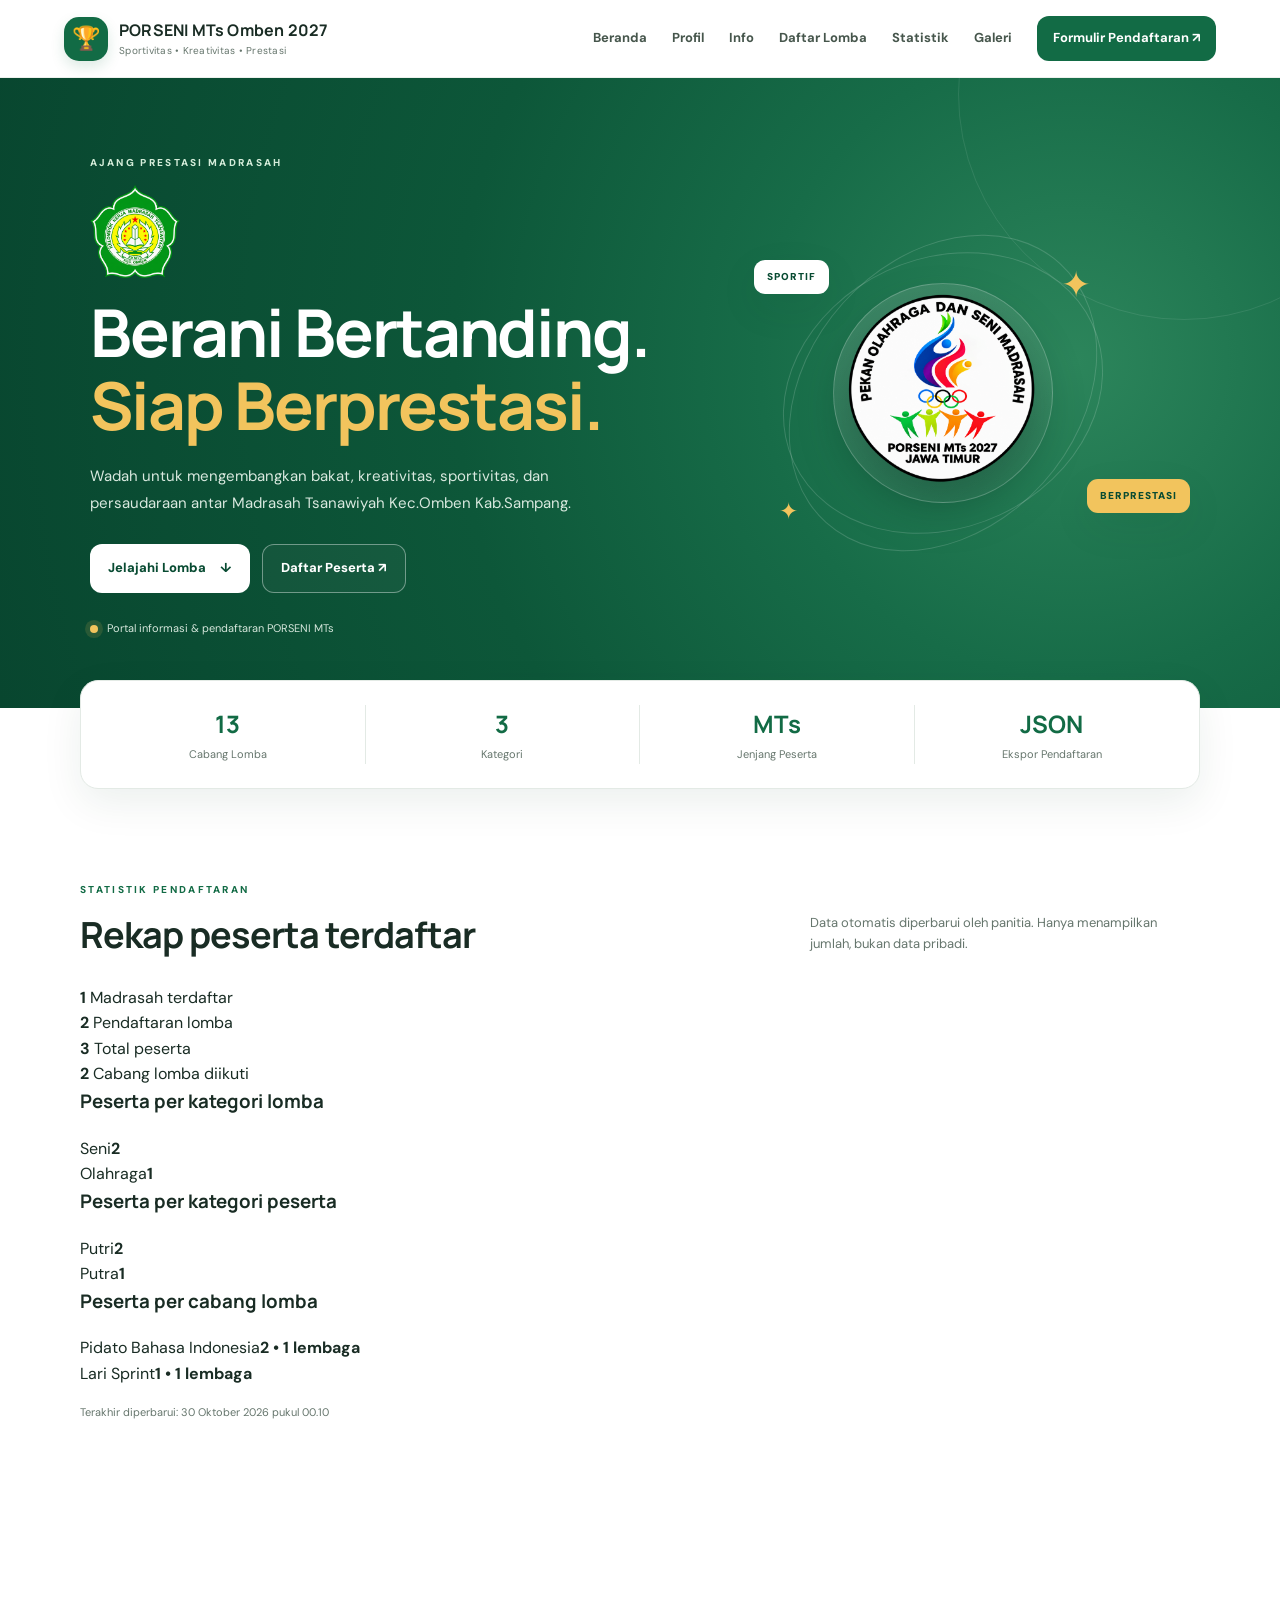
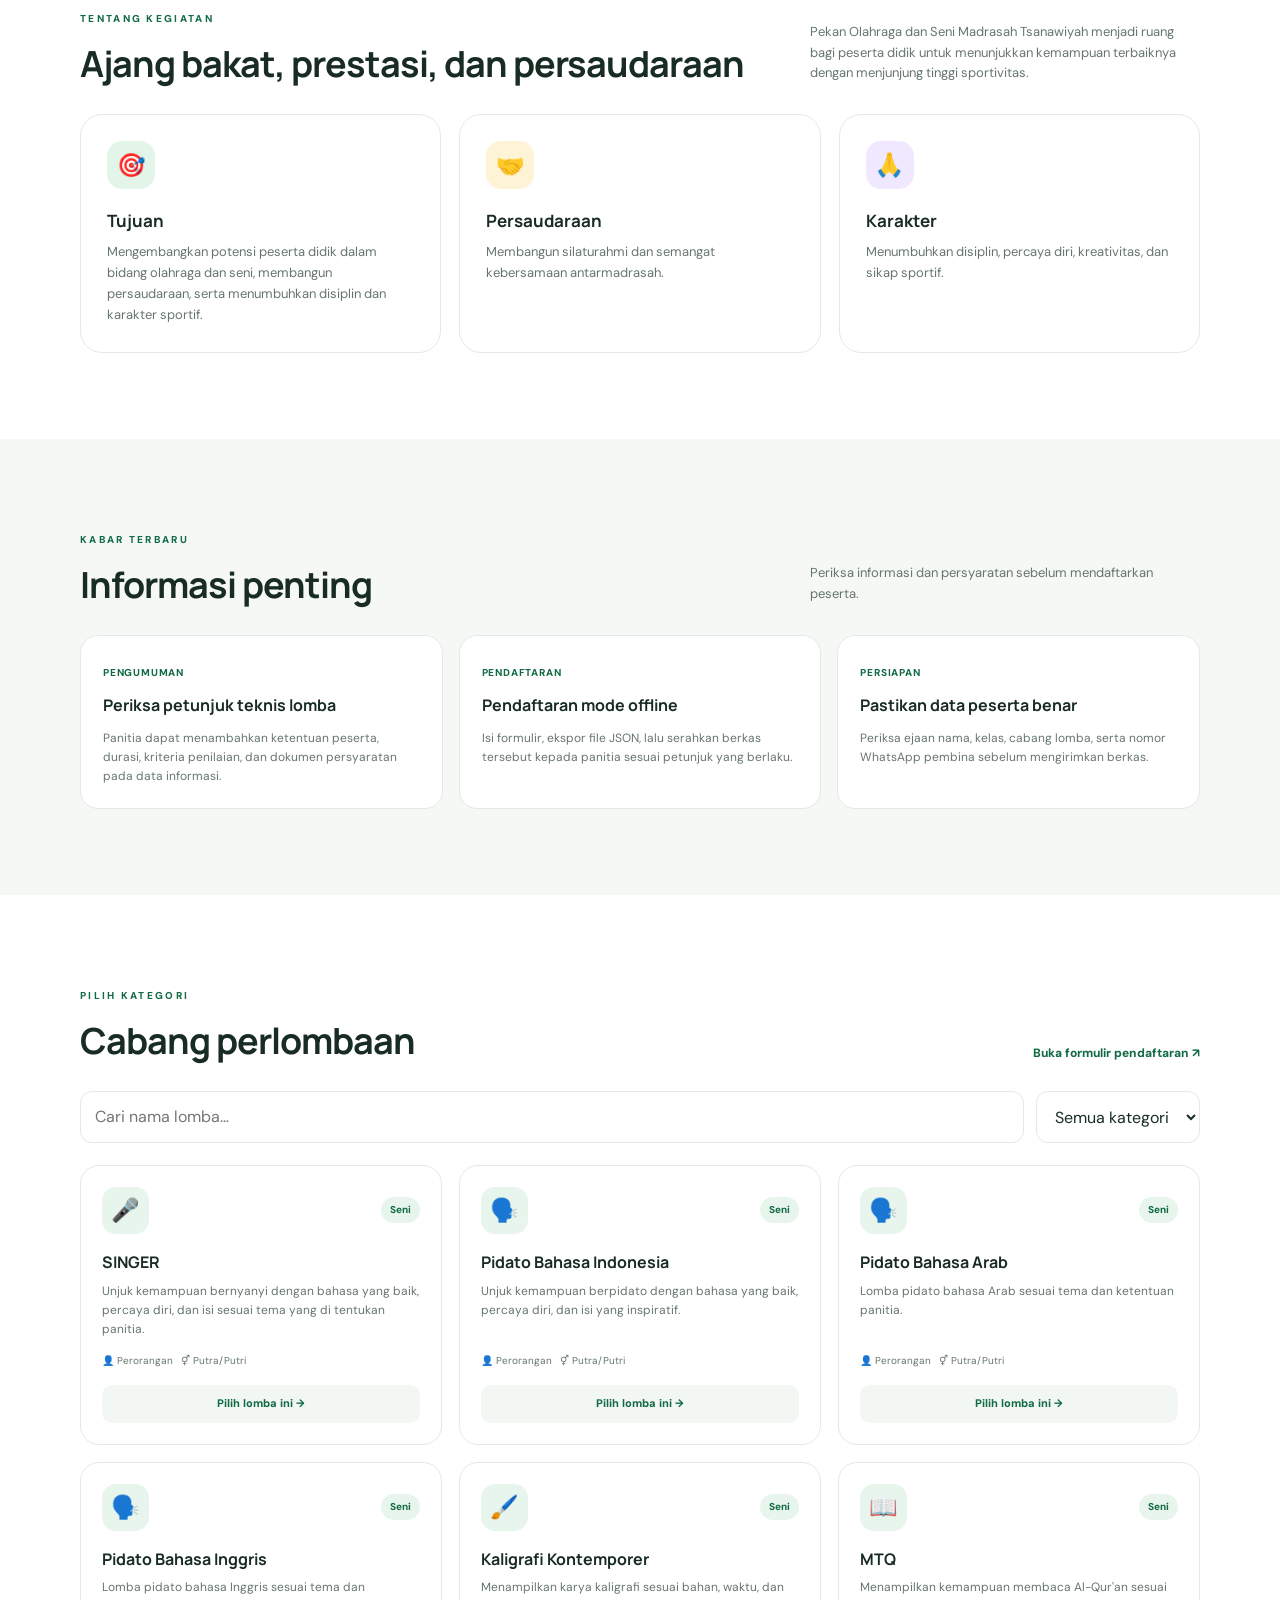
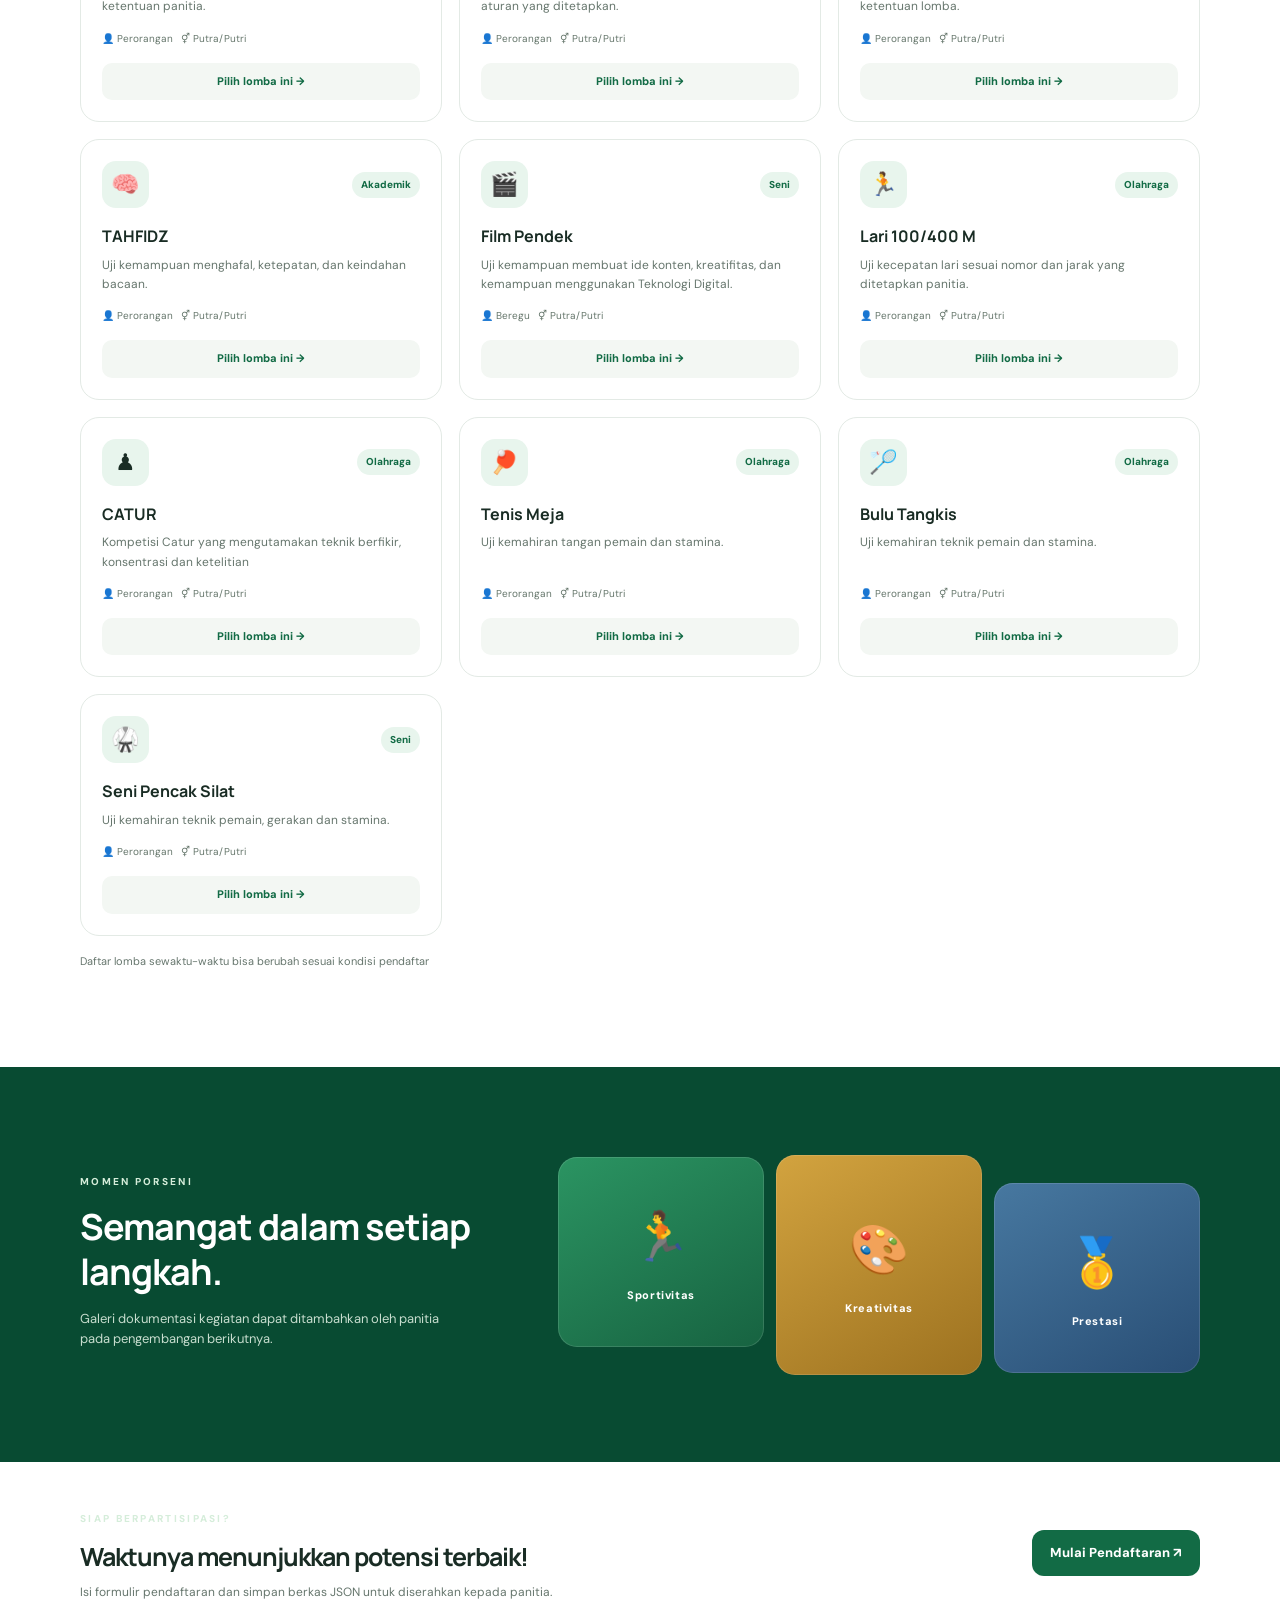
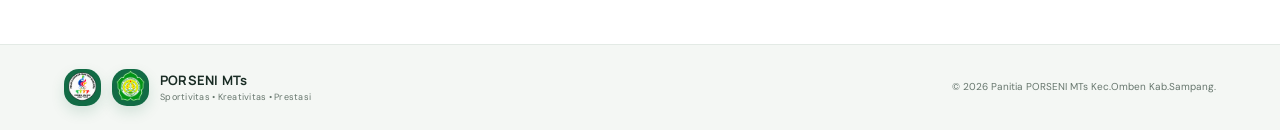
<file: index.html>
<!DOCTYPE html>
<html lang="id">
<head>
  <meta charset="UTF-8">
  <meta name="viewport" content="width=device-width, initial-scale=1">
  <meta name="theme-color" content="#126b45">
  <title>PORSENI MTs | Portal Resmi</title>
  <link rel="icon" type="image/png" href="kkmts.png">
  <link rel="stylesheet" href="style.css">
</head>
<body>
<header class="site-header">
  <a class="brand" href="#beranda" aria-label="PORSENI MTs Beranda">
    <span class="brand-mark">🏆</span>
    <span><b>PORSENI MTs Omben 2027</b><small>Sportivitas • Kreativitas • Prestasi</small></span>
  </a>
  <button class="menu-toggle" id="menuToggle" aria-label="Buka menu">☰</button>
  <nav id="mainNav">
    <a href="#beranda">Beranda</a><a href="#profil">Profil</a><a href="#informasi">Info</a>
    <a href="#lomba">Daftar Lomba</a><a href="#statistik-pendaftaran">Statistik</a><a href="#galeri">Galeri</a><a class="nav-cta" href="pendaftaran.html">Formulir Pendaftaran ↗</a>
  </nav>
</header>

<main>
  <section class="hero" id="beranda">
    <div class="hero-content">
      <span class="eyebrow">AJANG PRESTASI MADRASAH</span>
      <div class=""><img src="kkmts.png" width="15%"></div><h1>Berani Bertanding.<br><em>Siap Berprestasi.</em></h1>
      <p>Wadah untuk mengembangkan bakat, kreativitas, sportivitas, dan persaudaraan antar Madrasah Tsanawiyah Kec.Omben Kab.Sampang.</p>
      <div class="hero-actions"><a class="btn btn-light" href="#lomba">Jelajahi Lomba <span>↓</span></a><a class="btn btn-outline" href="pendaftaran.html">Daftar Peserta ↗</a></div>
      <div class="hero-note"><span class="live-dot"></span> Portal informasi & pendaftaran PORSENI MTs</div>
    </div>
    <div class="hero-art" aria-hidden="true">
      <div class="orbit orbit-one"></div><div class="orbit orbit-two"></div>
      <div class="trophy"><img src="Porseni MTs.png" width="90%"></div><div class="art-tag tag-one">SPORTIF</div><div class="art-tag tag-two">BERPRESTASI</div>
      <div class="art-star star-one">✦</div><div class="art-star star-two">✦</div>
    </div>
  </section>

  <section class="stats section-wrap">
    <div class="stat"><strong id="statLomba">—</strong><span>Cabang Lomba</span></div>
    <div class="stat"><strong id="statKategori">—</strong><span>Kategori</span></div>
    <div class="stat"><strong>MTs</strong><span>Jenjang Peserta</span></div>
    <div class="stat"><strong>JSON</strong><span>Ekspor Pendaftaran</span></div>
  </section>

  <section class="section section-wrap" id="statistik-pendaftaran">
    <div class="section-heading">
      <div><span class="eyebrow dark">STATISTIK PENDAFTARAN</span><h2>Rekap peserta terdaftar</h2></div>
      <p>Data otomatis diperbarui <!-- dari file <code>data/rekap.json</code> yang diekspor --> oleh panitia. Hanya menampilkan jumlah, bukan data pribadi.</p>
    </div>
    <div id="statistikWrap"><div class="empty-state">Memuat data pendaftaran…</div></div>
  </section>

  <section class="section section-wrap" id="profil">
    <div class="section-heading"><div><span class="eyebrow dark">TENTANG KEGIATAN</span><h2>Ajang bakat, prestasi, dan persaudaraan</h2></div><p id="profilRingkas">PORSENI menjadi ruang bagi peserta didik untuk menunjukkan kemampuan terbaiknya dengan menjunjung tinggi sportivitas.</p></div>
    <div class="feature-grid">
      <article class="feature-card"><span class="feature-icon green">🎯</span><h3>Tujuan</h3><p id="profilTujuan">Mengembangkan potensi peserta didik dalam bidang olahraga dan seni.</p></article>
      <article class="feature-card"><span class="feature-icon gold">🤝</span><h3>Persaudaraan</h3><p>Membangun silaturahmi dan semangat kebersamaan antarmadrasah.</p></article>
      <article class="feature-card"><span class="feature-icon purple">🙏</span><h3>Karakter</h3><p>Menumbuhkan disiplin, percaya diri, kreativitas, dan sikap sportif.</p></article>
    </div>
  </section>

  <section class="section tint" id="informasi">
    <div class="section-wrap">
      <div class="section-heading"><div><span class="eyebrow dark">KABAR TERBARU</span><h2>Informasi penting</h2></div><p>Periksa informasi dan persyaratan sebelum mendaftarkan peserta.</p></div>
      <div id="infoList" class="info-grid"><div class="empty-state">Memuat informasi…</div></div>
    </div>
  </section>

  <section class="section section-wrap" id="lomba">
    <div class="section-heading"><div><span class="eyebrow dark">PILIH KATEGORI</span><h2>Cabang perlombaan</h2></div><a class="text-link" href="pendaftaran.html">Buka formulir pendaftaran ↗</a></div>
    <div class="filter-row"><input id="searchLomba" type="search" placeholder="Cari nama lomba…" aria-label="Cari lomba"><select id="filterKategori" aria-label="Filter kategori"><option value="">Semua kategori</option></select></div>
    <div id="lombaGrid" class="competition-grid"><div class="empty-state">Memuat daftar lomba…</div></div>
    <p class="small-note">Daftar lomba sewaktu-waktu bisa berubah sesuai kondisi pendaftar <!-- contoh dapat diubah melalui file <code>data/lomba.json</code>. --> </p>
  </section>

  <section class="section gallery-section" id="galeri">
    <div class="section-wrap gallery-inner"><div><span class="eyebrow">MOMEN PORSENI</span><h2>Semangat dalam setiap langkah.</h2><p>Galeri dokumentasi kegiatan dapat ditambahkan oleh panitia pada pengembangan berikutnya.</p></div><div class="gallery-tiles"><div class="gallery-tile tile-a">🏃<span>Sportivitas</span></div><div class="gallery-tile tile-b">🎨<span>Kreativitas</span></div><div class="gallery-tile tile-c">🥇<span>Prestasi</span></div></div></div>
  </section>

  <section class="cta-section section-wrap"><div><span class="eyebrow">SIAP BERPARTISIPASI?</span><h2>Waktunya menunjukkan potensi terbaik!</h2><p>Isi formulir pendaftaran dan simpan berkas JSON untuk diserahkan kepada panitia.</p></div><a class="btn btn-green" href="pendaftaran.html">Mulai Pendaftaran ↗</a></section>
</main>
<footer class="site-footer"><div class="brand footer-brand"><span class="brand-mark"><img src="Porseni MTs.png" width="80%"></span><span class="brand-mark"><img src="kkmts.png" width="80%"></span><span><b>PORSENI MTs</b><small>Sportivitas • Kreativitas • Prestasi</small></span></div><p>© <span id="year"></span> Panitia PORSENI MTs Kec.Omben Kab.Sampang.</p></footer>
<script src="app.js"></script>
</body>
</html>
</file>
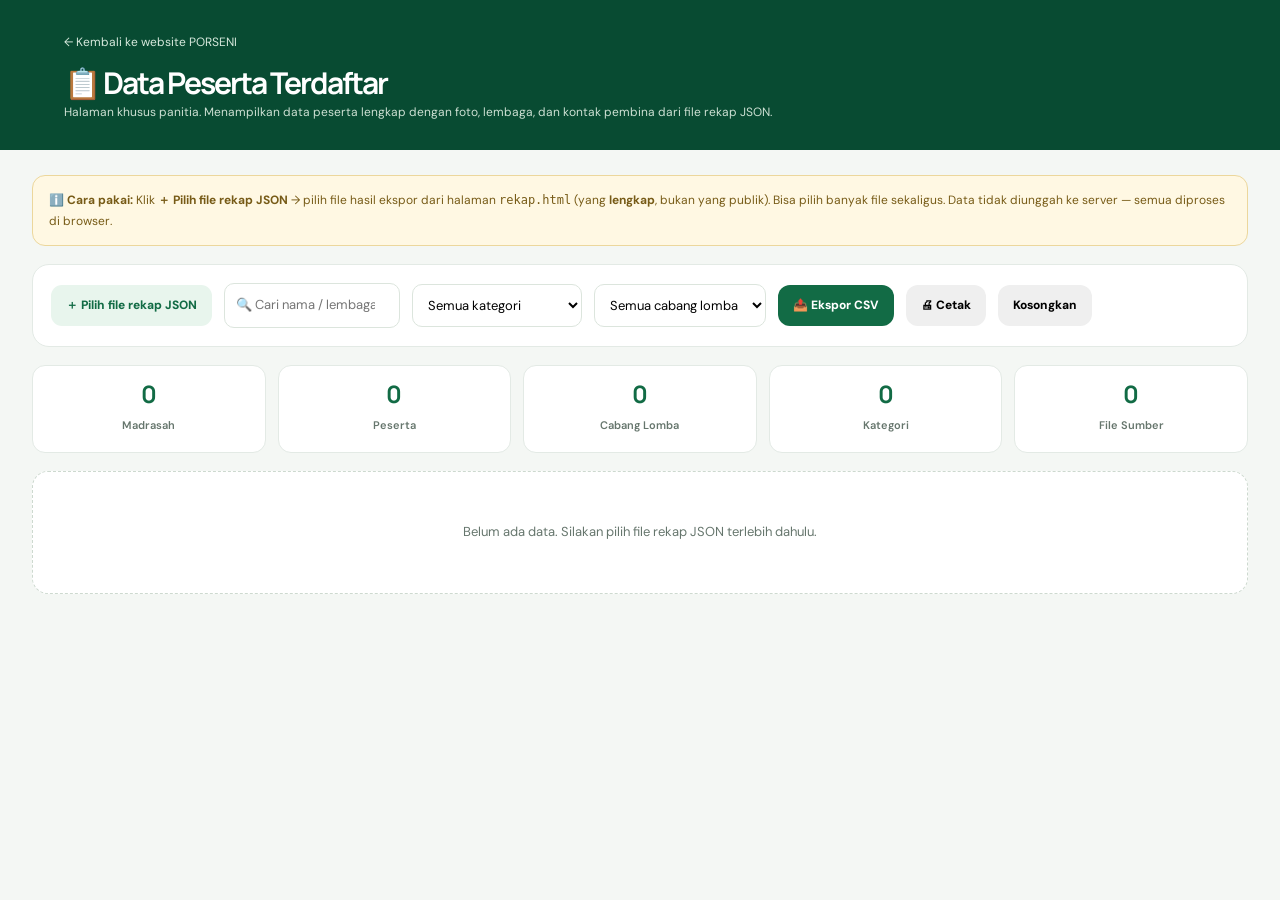
<file: panitia.html>
<!DOCTYPE html>
<html lang="id">
<head>
  <meta charset="UTF-8">
  <meta name="viewport" content="width=device-width, initial-scale=1">
  <title>Data Peserta - Panitia PORSENI MTs</title>
  <link rel="stylesheet" href="style.css">
  <style>
    body{background:#f4f7f4;margin:0}
    .admin-head{background:#084b32;color:#fff;padding:28px 5%}
    .admin-head a{color:#d7e9dd;font-size:12px;text-decoration:none}
    .admin-head h1{font-size:30px;margin:12px 0 4px;font-family:Manrope,sans-serif}
    .admin-head p{font-size:12px;color:#cde0d3;margin:0}
    .admin-wrap{width:min(1300px,95%);margin:25px auto 60px}
    .notice{padding:14px 16px;border:1px solid #ecd79c;background:#fff8e3;color:#775b17;border-radius:13px;font-size:12px;margin-bottom:18px;line-height:1.7}
    .tools{background:#fff;border:1px solid #e3eae5;border-radius:17px;padding:18px;display:flex;gap:12px;align-items:center;flex-wrap:wrap;margin-bottom:18px}
    .tools input,.tools select{padding:11px;border:1px solid #dce5dd;border-radius:10px;min-width:170px;outline:none;font-size:13px;background:#fff}
    .tools input:focus,.tools select:focus{border-color:#126b45;box-shadow:0 0 0 3px #126b4515}
    .tools .btn{font-size:12px;padding:11px 15px}
    .file-label{display:inline-flex;align-items:center;gap:7px;border-radius:11px;padding:11px 15px;background:#e8f5ed;color:#126b45;font-size:12px;font-weight:800;cursor:pointer;border:0}
    .file-label:hover{background:#d3eade}
    .file-label input{display:none}
    .summary{display:grid;grid-template-columns:repeat(5,1fr);gap:12px;margin-bottom:18px}
    .summary-card{background:#fff;border:1px solid #e3eae5;border-radius:13px;padding:15px 18px;text-align:center}
    .summary-card strong{display:block;color:#126b45;font-size:24px;font-family:Manrope,sans-serif;line-height:1.1;margin-bottom:4px}
    .summary-card span{font-size:11px;color:#66766d;font-weight:600}

    .kategori-section{background:#fff;border:1px solid #e3eae5;border-radius:18px;padding:22px;margin-bottom:20px}
    .kategori-head{display:flex;justify-content:space-between;align-items:center;margin-bottom:18px;padding-bottom:14px;border-bottom:1px solid #e8efe9;flex-wrap:wrap;gap:10px}
    .kategori-head h2{margin:0;font-size:19px;color:#126b45;font-family:Manrope,sans-serif;letter-spacing:-.3px}
    .kategori-head .badge{background:#e8f5ed;color:#126b45;padding:6px 12px;border-radius:20px;font-size:11px;font-weight:800}

    .peserta-grid{display:grid;grid-template-columns:repeat(auto-fill,minmax(320px,1fr));gap:14px}
    .peserta-card{border:1px solid #e3eae5;border-radius:14px;padding:14px;background:#fbfdfb;display:grid;grid-template-columns:82px 1fr;gap:14px;align-items:start;transition:.2s}
    .peserta-card:hover{border-color:#b8d6c2;background:#fff;box-shadow:0 4px 14px #126b450f}

    .peserta-photo{width:82px;height:104px;border-radius:10px;object-fit:cover;background:#e3eae5;border:1px solid #dce5dd;display:block}
    .peserta-photo-placeholder{width:82px;height:104px;border-radius:10px;background:#e9efe9;display:grid;place-items:center;color:#a0b0a5;font-size:32px;border:1px solid #dce5dd}
    .peserta-info{font-size:12px;line-height:1.55;min-width:0}
    .peserta-name{font-weight:800;font-size:14px;color:#192c24;margin:0 0 2px;overflow-wrap:anywhere}
    .peserta-madrasah{font-size:11px;color:#66766d;margin:0 0 8px;font-style:italic;overflow-wrap:anywhere}
    .peserta-meta{font-size:11px;color:#3b4e42;margin-bottom:3px;overflow-wrap:anywhere}
    .peserta-meta b{color:#126b45}
    .peserta-meta a{color:#128040;text-decoration:none;font-weight:700}
    .peserta-meta a:hover{text-decoration:underline}
    .peserta-actions{margin-top:9px;display:flex;gap:5px;flex-wrap:wrap}
    .btn-mini{font-size:10px;padding:5px 9px;border-radius:7px;border:0;background:#e8f5ed;color:#126b45;cursor:pointer;font-weight:700;text-decoration:none;display:inline-flex;align-items:center;gap:3px;transition:.15s}
    .btn-mini:hover{background:#d3eade;transform:translateY(-1px)}
    .btn-mini.muted{background:#f0f4f1;color:#66766d}
    .btn-mini.muted:hover{background:#e6ebe7}

    .empty-state{padding:50px;text-align:center;color:#66766d;font-size:13px;background:#fff;border:1px dashed #cdd9cf;border-radius:16px}

    @media(max-width:850px){
      .summary{grid-template-columns:repeat(2,1fr)}
      .tools input,.tools select{min-width:130px;flex:1}
    }
    @media(max-width:520px){
      .peserta-grid{grid-template-columns:1fr}
      .peserta-card{grid-template-columns:70px 1fr;padding:12px;gap:12px}
      .peserta-photo,.peserta-photo-placeholder{width:70px;height:88px}
      .admin-head h1{font-size:24px}
    }

    @media print{
      .no-print{display:none!important}
      .admin-head{background:#fff!important;color:#000!important;padding:0 0 14px!important;border-bottom:2px solid #126b45;margin-bottom:14px}
      .admin-head a{color:#666!important}
      .admin-head h1{font-size:22px;color:#084b32!important}
      .admin-head p{color:#333!important}
      body{background:#fff!important}
      .admin-wrap{width:100%!important;margin:0!important}
      .kategori-section{border:1px solid #999!important;page-break-inside:auto;box-shadow:none!important}
      .kategori-head{page-break-after:avoid}
      .peserta-card{page-break-inside:avoid;border:1px solid #ccc!important;background:#fff!important}
      .peserta-actions{display:none!important}
      .summary{grid-template-columns:repeat(5,1fr)!important}
      .summary-card{border:1px solid #999!important}
    }
  </style>
</head>
<body>
<header class="admin-head">
  <a href="index.html">← Kembali ke website PORSENI</a>
  <h1>📋 Data Peserta Terdaftar</h1>
  <p>Halaman khusus panitia. Menampilkan data peserta lengkap dengan foto, lembaga, dan kontak pembina dari file rekap JSON.</p>
</header>

<main class="admin-wrap">
  <div class="notice no-print">
    <b>ℹ️ Cara pakai:</b> Klik <b>＋ Pilih file rekap JSON</b> → pilih file hasil ekspor dari halaman <code>rekap.html</code> (yang <b>lengkap</b>, bukan yang publik). Bisa pilih banyak file sekaligus. Data tidak diunggah ke server — semua diproses di browser.
  </div>

  <div class="tools no-print">
    <label class="file-label">＋ Pilih file rekap JSON <input id="fileInput" type="file" accept=".json,application/json" multiple></label>
    <input id="search" type="search" placeholder="🔍 Cari nama / lembaga / pembina…">
    <select id="filterKategori"><option value="">Semua kategori</option></select>
    <select id="filterCabang"><option value="">Semua cabang lomba</option></select>
    <button id="exportCSV" class="btn btn-green">📤 Ekspor CSV</button>
    <button id="printBtn" class="btn btn-muted">🖨 Cetak</button>
    <button id="clearBtn" class="btn btn-muted">Kosongkan</button>
  </div>

  <div class="summary" id="summary"></div>
  <div id="container"><div class="empty-state">Belum ada data. Silakan pilih file rekap JSON terlebih dahulu.</div></div>
</main>

<script>
const $ = s => document.querySelector(s);
const $$ = s => document.querySelectorAll(s);

let allEntries = [];   // semua baris peserta yang sudah dinormalisasi
let cardIndex = [];    // referensi entry utk tombol unduh, direset tiap render
let meta = { files: 0, tanggal: null };

/* ====== Utility ====== */
function esc(v=""){return String(v).replace(/[&<>"']/g,c=>({"&":"&amp;","<":"&lt;",">":"&gt;",'"':"&quot;","'":"&#39;"}[c]));}
function normalizePhone(wa){
  if (!wa) return "";
  let d = String(wa).replace(/\D/g,"");
  if (d.startsWith("0")) d = "62" + d.slice(1);
  if (d.startsWith("8")) d = "62" + d;
  return d;
}
function shortDate(iso){
  if (!iso) return "-";
  try{ const d = new Date(iso); if (isNaN(d)) return iso;
    return d.toLocaleString("id-ID",{day:"numeric",month:"short",year:"numeric",hour:"2-digit",minute:"2-digit"});
  }catch{return iso;}
}

/* ====== Loader: mendukung rekap-v2, registrasi v1/v2/v3/v4, dan array campuran ====== */
function expandOneRegistration(r){
  const lombaList = Array.isArray(r.pendaftaran_lomba)
    ? r.pendaftaran_lomba
    : (r.lomba ? [{ lomba: r.lomba, pembina: r.pembina, peserta: r.peserta || [] }] : []);

  const out = [];
  for (const entry of lombaList){
    const lomba = entry.lomba || {};
    const pembina = entry.pembina || r.pembina || {};
    const pesertaList = Array.isArray(entry.peserta) ? entry.peserta : [];
    for (const p of pesertaList){
      const dok = p.dokumen || {};
      out.push({
        kategori: (lomba.kategori || "Lainnya").trim() || "Lainnya",
        cabang: (lomba.nama || "Lainnya").trim() || "Lainnya",
        cabang_id: lomba.id || "",
        jenis: lomba.jenis || "",
        kategori_peserta: lomba.kategori_peserta || "-",
        madrasah: (r.madrasah && r.madrasah.nama || "-").trim(),
        kabupaten: (r.madrasah && r.madrasah.kabupaten_kota) || "",
        pembina_nama: (pembina.nama || "-").trim(),
        pembina_wa: pembina.whatsapp || pembina.wa || "",
        nama: (p.nama || "-").trim(),
        kelas: p.kelas || "-",
        foto_url: dok.foto?.data_url || "",
        foto_name: dok.foto?.nama_file || "foto.jpg",
        ijazah_url: dok.ijazah?.data_url || "",
        ijazah_name: dok.ijazah?.nama_file || "ijazah.pdf",
        kk_url: dok.kk?.data_url || "",
        kk_name: dok.kk?.nama_file || "kk.pdf",
        status: r.status || "menunggu_verifikasi",
        id_daftar: r.id_pendaftaran || ""
      });
    }
  }
  return out;
}

function parseFile(data){
  // Terima: {pendaftaran_lomba: [...]}, {lomba: ...} single, atau array
  let regs = [];
  if (Array.isArray(data)) {
    regs = data;
  } else if (Array.isArray(data.pendaftaran_lomba) && data.pendaftaran_lomba[0]?.lomba) {
    // Bisa jadi rekap-v2 (setiap item adalah registrasi lengkap)
    // atau registrasi v3/v4 (setiap item adalah entry lomba)
    // Bedanya: rekap-v2 item punya "madrasah"; v3/v4 item tidak (madrasah di root)
    if (data.pendaftaran_lomba[0]?.madrasah){
      regs = data.pendaftaran_lomba;
    } else {
      regs = [data]; // v3/v4 — bungkus jadi 1
    }
  } else if (data.lomba){
    regs = [data]; // v1/v2
  } else {
    throw new Error("Format tidak dikenali");
  }

  let entries = [];
  for (const r of regs) entries.push(...expandOneRegistration(r));
  return {
    entries,
    meta: { files: data.jumlah_file || 1, tanggal: data.tanggal_ekspor || null }
  };
}

/* ====== IntersectionObserver untuk lazy-render foto Base64 ====== */
let photoObserver = null;
function setupPhotoObserver(){
  if (photoObserver) photoObserver.disconnect();
  if (!("IntersectionObserver" in window)) {
    // fallback: langsung set semua
    $$('img[data-src]').forEach(img => { img.src = img.dataset.src; delete img.dataset.src; });
    return;
  }
  photoObserver = new IntersectionObserver((entries) => {
    entries.forEach(e => {
      if (e.isIntersecting){
        const img = e.target;
        img.src = img.dataset.src;
        delete img.dataset.src;
        photoObserver.unobserve(img);
      }
    });
  }, { rootMargin: "200px" });
  $$('img[data-src]').forEach(img => photoObserver.observe(img));
}

/* ====== Render ====== */
function refreshFilters(){
  const kats = [...new Set(allEntries.map(e => e.kategori))].sort();
  const cabs = [...new Set(allEntries.map(e => e.cabang))].sort();

  const selKat = $("#filterKategori");
  const curKat = selKat.value;
  selKat.innerHTML = '<option value="">Semua kategori</option>' + kats.map(k => `<option>${esc(k)}</option>`).join("");
  selKat.value = kats.includes(curKat) ? curKat : "";

  const selCab = $("#filterCabang");
  const curCab = selCab.value;
  selCab.innerHTML = '<option value="">Semua cabang lomba</option>' + cabs.map(c => `<option>${esc(c)}</option>`).join("");
  selCab.value = cabs.includes(curCab) ? curCab : "";
}

function renderSummary(filtered){
  const lembaga = new Set(filtered.map(e => e.madrasah)).size;
  const kategori = new Set(filtered.map(e => e.kategori)).size;
  const cabang = new Set(filtered.map(e => e.cabang)).size;
  $("#summary").innerHTML = `
    <div class="summary-card"><strong>${lembaga}</strong><span>Madrasah</span></div>
    <div class="summary-card"><strong>${filtered.length}</strong><span>Peserta</span></div>
    <div class="summary-card"><strong>${cabang}</strong><span>Cabang Lomba</span></div>
    <div class="summary-card"><strong>${kategori}</strong><span>Kategori</span></div>
    <div class="summary-card"><strong>${meta.files}</strong><span>File Sumber</span></div>
  `;
}

function cardHtml(e, idx){
  const wa = normalizePhone(e.pembina_wa);
  const waLink = wa ? `<a href="https://wa.me/${wa}" target="_blank" rel="noopener">💬 ${esc(e.pembina_wa)}</a>` : "<span>—</span>";
  return `
    <article class="peserta-card">
      ${e.foto_url
        ? `<img class="peserta-photo" data-src="${esc(e.foto_url)}" alt="Foto ${esc(e.nama)}" src="[data-uri]">`
        : `<div class="peserta-photo-placeholder">👤</div>`}
      <div class="peserta-info">
        <p class="peserta-name">${esc(e.nama)}</p>
        <p class="peserta-madrasah">${esc(e.madrasah)}${e.kabupaten ? " • " + esc(e.kabupaten) : ""}</p>
        <div class="peserta-meta">🏅 <b>${esc(e.cabang)}</b> — ${esc(e.kategori_peserta)}</div>
        <div class="peserta-meta">🎓 Kelas ${esc(e.kelas)}${e.jenis ? " • " + esc(e.jenis) : ""}</div>
        <div class="peserta-meta">👤 Pembina: <b>${esc(e.pembina_nama)}</b></div>
        <div class="peserta-meta">📱 ${waLink}</div>
        <div class="peserta-actions no-print">
          ${e.foto_url ? `<button class="btn-mini" data-dl="foto" data-idx="${idx}">⬇ Foto</button>` : ""}
          ${e.ijazah_url ? `<button class="btn-mini muted" data-dl="ijazah" data-idx="${idx}">⬇ Ijazah</button>` : ""}
          ${e.kk_url ? `<button class="btn-mini muted" data-dl="kk" data-idx="${idx}">⬇ KK</button>` : ""}
        </div>
      </div>
    </article>`;
}

function render(){
  refreshFilters();
  const katFilter = $("#filterKategori").value;
  const cabFilter = $("#filterCabang").value;
  const term = $("#search").value.toLowerCase().trim();

  const filtered = allEntries.filter(e =>
    (!katFilter || e.kategori === katFilter) &&
    (!cabFilter || e.cabang === cabFilter) &&
    (!term || [e.nama, e.madrasah, e.pembina_nama, e.kelas, e.cabang, e.kabupaten]
      .join(" ").toLowerCase().includes(term))
  );

  renderSummary(filtered);

  const container = $("#container");
  if (filtered.length === 0){
    container.innerHTML = `<div class="empty-state">Tidak ada peserta yang cocok dengan filter.<br>Coba ubah kata kunci atau filter.</div>`;
    cardIndex = [];
    return;
  }

  // Group by kategori
  const groups = {};
  filtered.forEach(e => {
    if (!groups[e.kategori]) groups[e.kategori] = {items: [], cabang: new Set(), lembaga: new Set()};
    groups[e.kategori].items.push(e);
    groups[e.kategori].cabang.add(e.cabang);
    groups[e.kategori].lembaga.add(e.madrasah);
  });

  cardIndex = [];
  const html = Object.entries(groups)
    .sort((a,b) => a[0].localeCompare(b[0]))
    .map(([kat, data]) => {
      const cards = data.items.map(e => {
        const idx = cardIndex.length;
        cardIndex.push(e);
        return cardHtml(e, idx);
      }).join("");
      return `
        <section class="kategori-section">
          <div class="kategori-head">
            <h2>🗂️ ${esc(kat)}</h2>
            <span class="badge">${data.items.length} peserta • ${data.cabang.size} cabang • ${data.lembaga.size} lembaga</span>
          </div>
          <div class="peserta-grid">${cards}</div>
        </section>`;
    }).join("");

  container.innerHTML = html;
  setupPhotoObserver();
}

/* ====== File loader ====== */
$("#fileInput").addEventListener("change", async (e) => {
  const files = [...e.target.files];
  if (files.length === 0) return;

  let totalAdded = 0, errors = [];
  for (const file of files){
    try{
      const text = await file.text();
      const data = JSON.parse(text);
      const { entries, meta: m } = parseFile(data);
      if (entries.length === 0){
        errors.push(file.name + ": tidak ada data peserta");
        continue;
      }
      // Cegah duplikat berdasarkan nama+lembaga+cabang
      const existingKeys = new Set(allEntries.map(x => x.nama + "|" + x.madrasah + "|" + x.cabang + "|" + x.kelas));
      const fresh = entries.filter(x => !existingKeys.has(x.nama + "|" + x.madrasah + "|" + x.cabang + "|" + x.kelas));
      allEntries.push(...fresh);
      meta.files += m.files || 1;
      if (m.tanggal && !meta.tanggal) meta.tanggal = m.tanggal;
      totalAdded += fresh.length;
    }catch(err){
      errors.push(file.name + ": " + (err.message || "file tidak valid"));
    }
  }

  if (totalAdded === 0 && errors.length){
    alert("Gagal membaca file:\n\n" + errors.join("\n"));
  } else {
    if (errors.length) alert(`Berhasil menambah ${totalAdded} peserta. Beberapa file dilewati:\n\n` + errors.join("\n"));
    render();
  }
  e.target.value = "";
});

/* ====== Download dokumen ====== */
$("#container").addEventListener("click", (e) => {
  const btn = e.target.closest("button[data-dl]");
  if (!btn) return;
  const e2 = cardIndex[Number(btn.dataset.idx)];
  if (!e2) return;
  const key = btn.dataset.dl;
  const map = {
    foto:   { url: e2.foto_url,   name: e2.foto_name,   suffix: "foto" },
    ijazah: { url: e2.ijazah_url, name: e2.ijazah_name, suffix: "ijazah" },
    kk:     { url: e2.kk_url,     name: e2.kk_name,     suffix: "kk" }
  };
  const d = map[key];
  if (!d.url){ alert("Dokumen tidak tersedia."); return; }
  const safeName = String(e2.nama || "peserta").replace(/[^a-z0-9_-]/gi,"_");
  const a = document.createElement("a");
  a.href = d.url;
  a.download = (safeName + "_" + d.suffix + "_" + String(d.name || "dokumen").replace(/[^a-z0-9._-]/gi,"_")).slice(0, 160);
  document.body.appendChild(a); a.click(); a.remove();
});

/* ====== Filter & Search ====== */
$("#search").addEventListener("input", render);
$("#filterKategori").addEventListener("change", render);
$("#filterCabang").addEventListener("change", render);

/* ====== Ekspor CSV (dari data yang sudah difilter) ====== */
$("#exportCSV").addEventListener("click", () => {
  const katFilter = $("#filterKategori").value;
  const cabFilter = $("#filterCabang").value;
  const term = $("#search").value.toLowerCase().trim();
  const filtered = allEntries.filter(e =>
    (!katFilter || e.kategori === katFilter) &&
    (!cabFilter || e.cabang === cabFilter) &&
    (!term || [e.nama, e.madrasah, e.pembina_nama, e.kelas, e.cabang].join(" ").toLowerCase().includes(term))
  );
  if (filtered.length === 0){ alert("Tidak ada data untuk diekspor."); return; }

  const cols = ["kategori","cabang","kategori_peserta","nama","kelas","madrasah","kabupaten","pembina","whatsapp","status","id_daftar"];
  const rows = [cols, ...filtered.map(e => [
    e.kategori, e.cabang, e.kategori_peserta, e.nama, e.kelas,
    e.madrasah, e.kabupaten, e.pembina_nama, e.pembina_wa, e.status, e.id_daftar
  ])];
  const csv = rows.map(row => row.map(v => '"' + String(v ?? "").replace(/"/g,'""') + '"').join(",")).join("\r\n");
  const blob = new Blob(["\ufeff" + csv], {type: "text/csv;charset=utf-8"});
  const url = URL.createObjectURL(blob);
  const a = document.createElement("a");
  a.href = url;
  a.download = "data-peserta-porseni.csv";
  document.body.appendChild(a); a.click(); a.remove();
  setTimeout(() => URL.revokeObjectURL(url), 1000);
});

/* ====== Cetak ====== */
$("#printBtn").addEventListener("click", () => {
  if (allEntries.length === 0){ alert("Belum ada data untuk dicetak."); return; }
  window.print();
});

/* ====== Kosongkan ====== */
$("#clearBtn").addEventListener("click", () => {
  if (!allEntries.length) return;
  if (!confirm("Kosongkan semua data peserta dari tampilan? (File asli tidak terhapus)")) return;
  allEntries = [];
  meta = { files: 0, tanggal: null };
  cardIndex = [];
  $("#summary").innerHTML = "";
  $("#container").innerHTML = `<div class="empty-state">Belum ada data. Silakan pilih file rekap JSON terlebih dahulu.</div>`;
  $("#filterKategori").innerHTML = '<option value="">Semua kategori</option>';
  $("#filterCabang").innerHTML = '<option value="">Semua cabang lomba</option>';
});

/* ====== Init ====== */
$("#summary").innerHTML = `
  <div class="summary-card"><strong>0</strong><span>Madrasah</span></div>
  <div class="summary-card"><strong>0</strong><span>Peserta</span></div>
  <div class="summary-card"><strong>0</strong><span>Cabang Lomba</span></div>
  <div class="summary-card"><strong>0</strong><span>Kategori</span></div>
  <div class="summary-card"><strong>0</strong><span>File Sumber</span></div>
`;
</script>
</body>
</html>
</file>
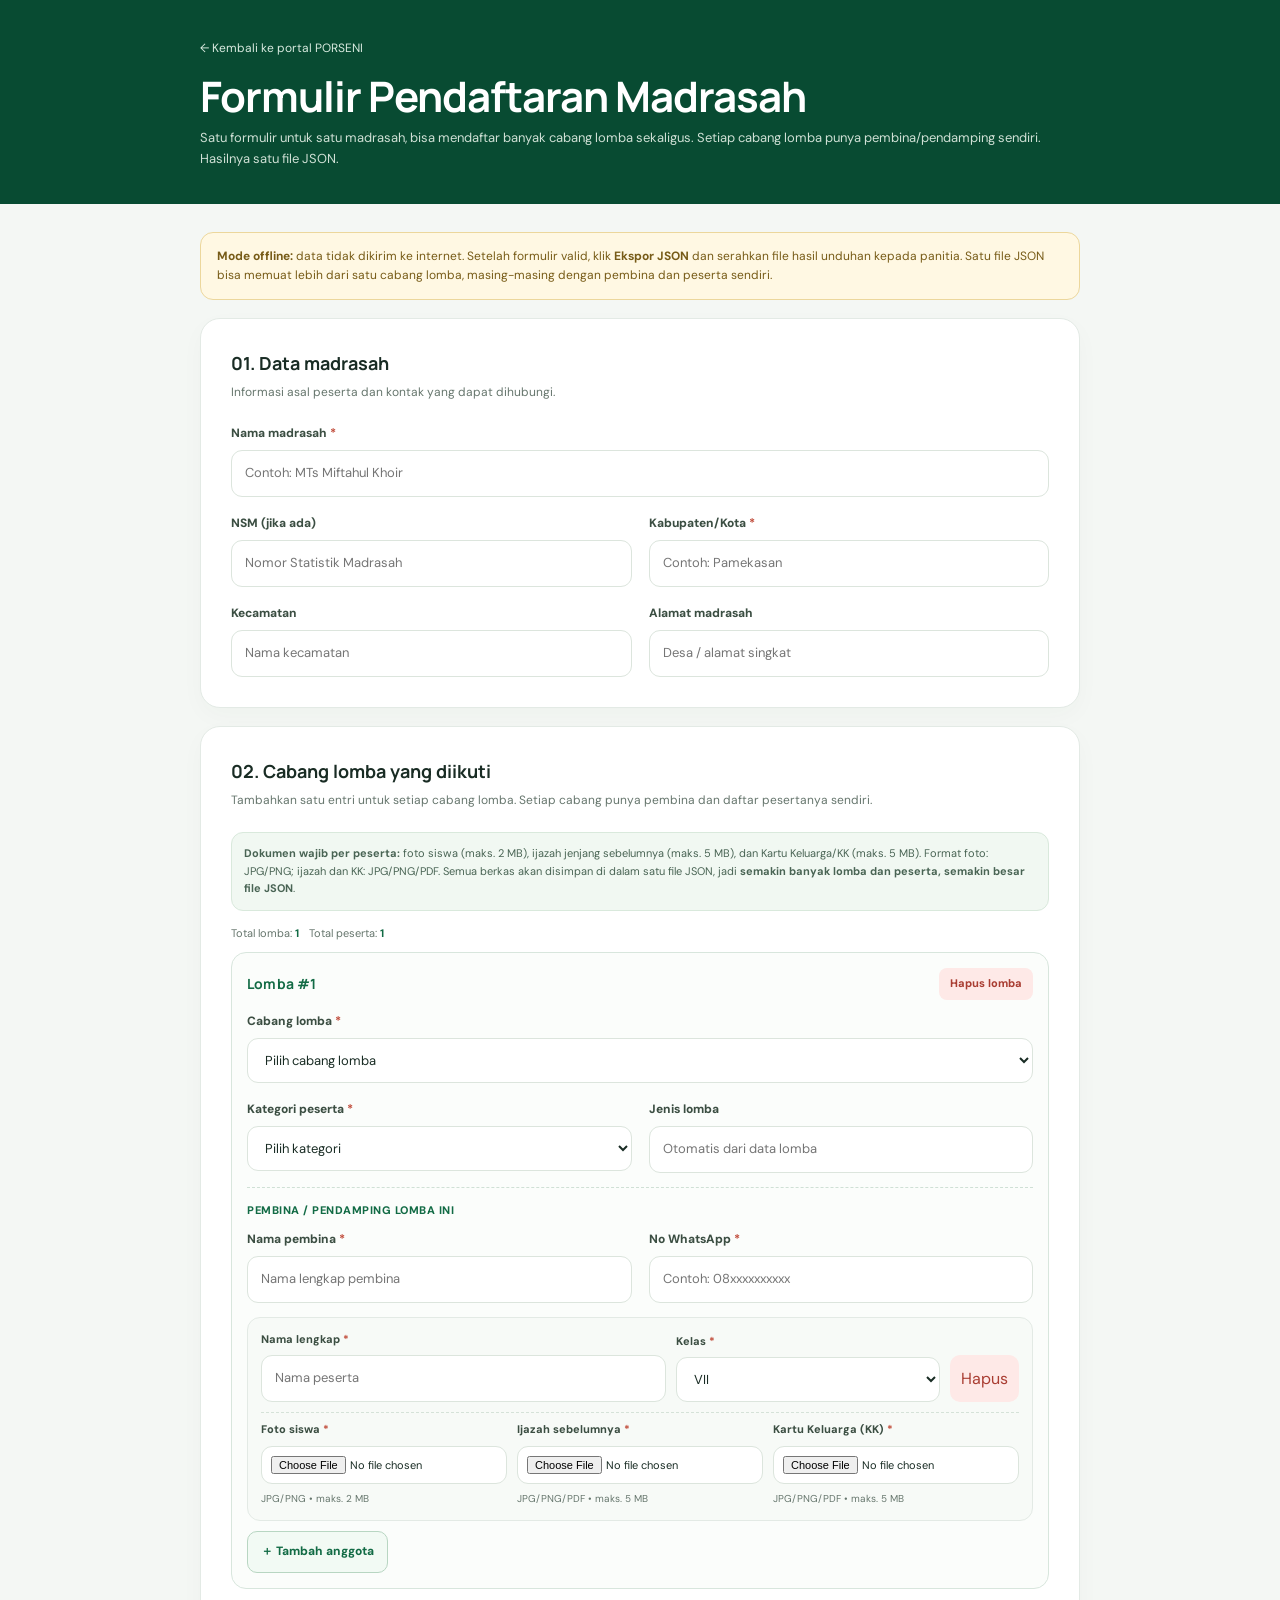
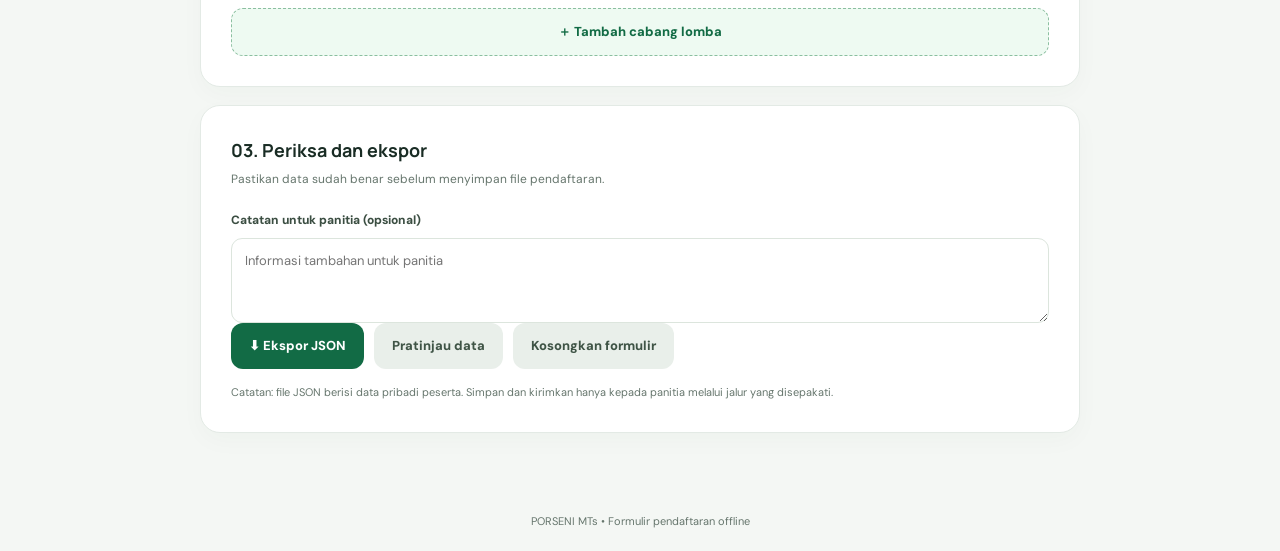
<file: pendaftaran.html>
<!DOCTYPE html>
<html lang="id">
<head>
  <meta charset="UTF-8"><meta name="viewport" content="width=device-width, initial-scale=1">
  <meta name="theme-color" content="#126b45"><title>Formulir Pendaftaran | PORSENI MTs</title><link rel="stylesheet" href="style.css">
  <style>
    .form-page{background:#f4f7f4;min-height:100vh}.form-top{background:var(--green-dark);color:white;padding:34px 5%;}.form-top .back{display:inline-block;color:#d8eadf;font-size:12px;margin-bottom:15px}.form-top h1{font-size:clamp(28px,4vw,42px);letter-spacing:-1px;margin:0 0 8px}.form-top p{font-size:13px;color:#cfe0d5;margin:0}.form-container{width:min(880px,92%);margin:28px auto 60px}.notice{padding:14px 16px;border:1px solid #ecd79c;background:#fff8e3;color:#775b17;border-radius:13px;font-size:12px;margin-bottom:18px}.form-card{background:white;border:1px solid var(--line);border-radius:20px;padding:clamp(18px,4vw,30px);margin-bottom:18px;box-shadow:0 8px 25px #173e2907}.form-card h2{font-size:18px;margin:0 0 5px}.form-card .sub{font-size:12px;color:var(--muted);margin-bottom:22px}.form-grid{display:grid;grid-template-columns:1fr 1fr;gap:17px}.field{display:flex;flex-direction:column;gap:7px}.field.full{grid-column:1/-1}.field label{font-size:12px;font-weight:800;color:#3b4e42}.field label span{color:#c14d3c}.field input,.field select,.field textarea{width:100%;border:1px solid #dce5dd;background:#fff;border-radius:11px;padding:12px 13px;outline:none;color:var(--ink);font-size:13px}.field input:focus,.field select:focus,.field textarea:focus{border-color:var(--green);box-shadow:0 0 0 3px #126b4515}.field textarea{min-height:85px;resize:vertical}.field small{font-size:10px;color:var(--muted)}
    .lomba-entry{border:1px solid #d8e6dd;border-radius:15px;padding:15px;margin-bottom:15px;background:#fbfdfb}
    .lomba-entry-head{display:flex;justify-content:space-between;align-items:center;margin-bottom:12px;gap:8px}
    .lomba-entry-head h3{margin:0;font-size:14px;color:var(--green);letter-spacing:.2px}
    .remove-lomba{border:0;background:#fee9e7;color:#a93d32;border-radius:8px;padding:7px 11px;cursor:pointer;font-size:11px;font-weight:800}
    .lomba-entry .member-list{margin-top:14px}
    .lomba-entry .add-member{margin-top:10px}
    .count-info{display:flex;gap:10px;flex-wrap:wrap;font-size:11px;color:var(--muted);margin-bottom:10px}
    .count-info b{color:var(--green)}
    .pembina-sub{margin-top:14px;padding-top:14px;border-top:1px dashed #cfe0d5}
    .pembina-sub .mini-label{display:block;font-size:11px;font-weight:800;color:var(--green);text-transform:uppercase;letter-spacing:.5px;margin-bottom:10px}
    .member-list{display:grid;gap:12px}.member-row{display:grid;grid-template-columns:1fr .65fr auto;gap:10px;align-items:end;padding:13px;background:#f7faf7;border:1px solid var(--line);border-radius:13px}.member-docs{grid-column:1/-1;display:grid;grid-template-columns:repeat(3,minmax(0,1fr));gap:10px;padding-top:8px;border-top:1px dashed #d5e2d8}.member-docs .field{min-width:0}.member-docs input{font-size:11px;padding:9px}.member-docs .file-status{font-size:10px;color:var(--muted);overflow-wrap:anywhere}.file-preview{display:none;width:64px;height:76px;object-fit:cover;border-radius:8px;border:1px solid #dce5dd;margin-top:5px}.upload-note{background:#f1f8f2;border:1px solid #d9e9dc;border-radius:12px;padding:12px;font-size:11px;color:#496454;line-height:1.6;margin-bottom:14px}.member-row .field label{font-size:11px}.remove-member{border:0;background:#fee9e7;color:#a93d32;border-radius:10px;padding:11px;cursor:pointer}.btn-small{border:1px solid #b8d6c2;background:#f2faf4;color:var(--green);border-radius:10px;padding:10px 13px;font-weight:800;font-size:12px;cursor:pointer}.btn-add-lomba{border:1px dashed #8bbfa0;background:#eefaf2;color:var(--green);border-radius:12px;padding:13px;font-weight:800;font-size:13px;cursor:pointer;width:100%;margin-top:4px}
    .form-actions{display:flex;gap:10px;flex-wrap:wrap}.btn-muted{background:#e9efea;color:#3f5446}.form-message{display:none;border-radius:12px;padding:13px;font-size:12px;margin-top:15px}.form-message.show{display:block}.form-message.error{background:#fff0ed;color:#9b3024}.form-message.success{background:#eaf8ee;color:#17683e}.privacy-note{font-size:11px;color:var(--muted);margin:15px 0 0}.form-footer{text-align:center;font-size:11px;color:var(--muted);padding:20px}.form-top-inner{width:min(880px,92%);margin:auto}@media(max-width:600px){.member-docs{grid-template-columns:1fr}.form-grid{grid-template-columns:1fr}.field.full{grid-column:auto}.member-row{grid-template-columns:1fr 1fr}.member-row .remove-member{grid-column:1/-1}.form-actions .btn{width:100%}}
  </style>
</head>
<body class="form-page">
  <header class="form-top"><div class="form-top-inner"><a class="back" href="index.html">← Kembali ke portal PORSENI</a><h1>Formulir Pendaftaran Madrasah</h1><p>Satu formulir untuk satu madrasah, bisa mendaftar banyak cabang lomba sekaligus. Setiap cabang lomba punya pembina/pendamping sendiri. Hasilnya satu file JSON.</p></div></header>
  <main class="form-container">
    <div class="notice"><b>Mode offline:</b> data tidak dikirim ke internet. Setelah formulir valid, klik <b>Ekspor JSON</b> dan serahkan file hasil unduhan kepada panitia. Satu file JSON bisa memuat lebih dari satu cabang lomba, masing-masing dengan pembina dan peserta sendiri.</div>
    <form id="registrationForm" novalidate>
      <section class="form-card"><h2>01. Data madrasah</h2><p class="sub">Informasi asal peserta dan kontak yang dapat dihubungi.</p>
        <div class="form-grid">
          <div class="field full"><label for="madrasah">Nama madrasah <span>*</span></label><input id="madrasah" name="madrasah" required placeholder="Contoh: MTs Miftahul Khoir"></div>
          <div class="field"><label for="nsm">NSM (jika ada)</label><input id="nsm" name="nsm" placeholder="Nomor Statistik Madrasah"></div>
          <div class="field"><label for="kabupaten">Kabupaten/Kota <span>*</span></label><input id="kabupaten" name="kabupaten" required placeholder="Contoh: Pamekasan"></div>
          <div class="field"><label for="kecamatan">Kecamatan</label><input id="kecamatan" name="kecamatan" placeholder="Nama kecamatan"></div>
          <div class="field"><label for="alamat">Alamat madrasah</label><input id="alamat" name="alamat" placeholder="Desa / alamat singkat"></div>
        </div>
      </section>

      <section class="form-card"><h2>02. Cabang lomba yang diikuti</h2><p class="sub">Tambahkan satu entri untuk setiap cabang lomba. Setiap cabang punya pembina dan daftar pesertanya sendiri.</p>
        <div class="upload-note"><b>Dokumen wajib per peserta:</b> foto siswa (maks. 2 MB), ijazah jenjang sebelumnya (maks. 5 MB), dan Kartu Keluarga/KK (maks. 5 MB). Format foto: JPG/PNG; ijazah dan KK: JPG/PNG/PDF. Semua berkas akan disimpan di dalam satu file JSON, jadi <b>semakin banyak lomba dan peserta, semakin besar file JSON</b>.</div>
        <div class="count-info"><span>Total lomba: <b id="countLomba">0</b></span> <span>Total peserta: <b id="countPeserta">0</b></span></div>
        <div id="lombaList"></div>
        <button type="button" id="addLomba" class="btn-add-lomba">＋ Tambah cabang lomba</button>
      </section>

      <section class="form-card"><h2>03. Periksa dan ekspor</h2><p class="sub">Pastikan data sudah benar sebelum menyimpan file pendaftaran.</p>
        <div class="form-grid">
          <div class="field full"><label for="catatan">Catatan untuk panitia (opsional)</label><textarea id="catatan" name="catatan" placeholder="Informasi tambahan untuk panitia"></textarea></div>
        </div>
        <div class="form-actions"><button type="submit" class="btn btn-green">⬇ Ekspor JSON</button><button type="button" id="previewBtn" class="btn btn-muted">Pratinjau data</button><button type="reset" class="btn btn-muted">Kosongkan formulir</button></div>
        <div id="message" class="form-message" role="status"></div>
        <pre id="preview" style="display:none;white-space:pre-wrap;overflow-wrap:anywhere;background:#f4f7f4;padding:14px;border-radius:12px;font-size:11px;max-height:360px;overflow:auto;margin-top:15px"></pre>
        <p class="privacy-note">Catatan: file JSON berisi data pribadi peserta. Simpan dan kirimkan hanya kepada panitia melalui jalur yang disepakati.</p>
      </section>
    </form>
  </main>
  <footer class="form-footer">PORSENI MTs • Formulir pendaftaran offline</footer>
<script>
const $ = s => document.querySelector(s);
const $$ = s => document.querySelectorAll(s);
let competitions = [];

function esc(s=""){return String(s).replace(/[&<>"']/g,c=>({"&":"&amp;","<":"&lt;",">":"&gt;",'"':"&quot;","'":"&#39;"}[c]));}
function showMessage(text,type){const el=$("#message");el.textContent=text;el.className="form-message show "+type;}
function clearMessage(){const el=$("#message");el.textContent="";el.className="form-message";}

function refreshLombaSelects(){
  $$(".lomba-select").forEach(sel => {
    const current = sel.value;
    sel.innerHTML = '<option value="">Pilih cabang lomba</option>' +
      competitions.map(x => `<option value="${esc(x.id)}">${esc(x.nama)} — ${esc(x.kategori||"")}</option>`).join("");
    if (current) sel.value = current;
  });
}
function updateCounts(){
  $("#countLomba").textContent = $$(".lomba-entry").length;
  let total = 0;
  $$(".lomba-entry").forEach(e => total += e.querySelectorAll(".member-row").length);
  $("#countPeserta").textContent = total;
}
function renumberLomba(){
  $$(".lomba-entry").forEach((entry, i) => {
    entry.querySelector(".lomba-entry-head h3").textContent = `Lomba #${i+1}`;
  });
}
function addLomba(){
  const container = $("#lombaList");
  const entry = document.createElement("div");
  entry.className = "lomba-entry";
  entry.innerHTML = `
    <div class="lomba-entry-head">
      <h3>Lomba</h3>
      <button type="button" class="remove-lomba" aria-label="Hapus lomba">Hapus lomba</button>
    </div>
    <div class="form-grid">
      <div class="field full">
        <label>Cabang lomba <span>*</span></label>
        <select class="lomba-select" required>
          <option value="">Pilih cabang lomba</option>
        </select>
      </div>
      <div class="field">
        <label>Kategori peserta <span>*</span></label>
        <select class="kategori-select" required>
          <option value="">Pilih kategori</option>
          <option>Putra</option><option>Putri</option><option>Campuran</option><option>Terbuka</option>
        </select>
      </div>
      <div class="field">
        <label>Jenis lomba</label>
        <input class="jenis-input" readonly placeholder="Otomatis dari data lomba">
      </div>
    </div>
    <div class="pembina-sub">
      <span class="mini-label">Pembina / pendamping lomba ini</span>
      <div class="form-grid">
        <div class="field"><label>Nama pembina <span>*</span></label><input class="pembina-nama" required placeholder="Nama lengkap pembina"></div>
        <div class="field"><label>No WhatsApp <span>*</span></label><input class="pembina-wa" type="tel" required placeholder="Contoh: 08xxxxxxxxxx"></div>
      </div>
    </div>
    <div class="member-list"></div>
    <button type="button" class="btn-small add-member">＋ Tambah anggota</button>
  `;
  const memberList = entry.querySelector(".member-list");

  entry.querySelector(".remove-lomba").addEventListener("click", () => {
    if (container.children.length > 1) {
      if (confirm("Hapus cabang lomba ini beserta pembina dan pesertanya?")) {
        entry.remove();
        renumberLomba();
        updateCounts();
      }
    } else {
      showMessage("Minimal satu cabang lomba harus ada.", "error");
    }
  });

  entry.querySelector(".lomba-select").addEventListener("change", e => {
    const item = competitions.find(x => x.id === e.target.value);
    entry.querySelector(".jenis-input").value = item?.jenis || "";
  });

  entry.querySelector(".add-member").addEventListener("click", () => {
    addMember(memberList);
    updateCounts();
  });

  container.appendChild(entry);
  refreshLombaSelects();
  addMember(memberList);
  renumberLomba();
  updateCounts();
}

function addMember(container, name="", kelas="VII"){
  if (!container) return;
  const row = document.createElement("div");
  row.className = "member-row";
  row.innerHTML = `
    <div class="field"><label>Nama lengkap <span>*</span></label><input class="member-name" required value="${esc(name)}" placeholder="Nama peserta"></div>
    <div class="field"><label>Kelas <span>*</span></label><select class="member-class" required>${["VII","VIII","IX"].map(k=>`<option ${k===kelas?"selected":""}>${k}</option>`).join("")}</select></div>
    <button type="button" class="remove-member" aria-label="Hapus anggota">Hapus</button>
    <div class="member-docs">
      <div class="field"><label>Foto siswa <span>*</span></label><input class="doc-photo" type="file" accept="image/jpeg,image/png" required><div class="file-status">JPG/PNG • maks. 2 MB</div><img class="file-preview photo-preview" alt="Pratinjau foto"></div>
      <div class="field"><label>Ijazah sebelumnya <span>*</span></label><input class="doc-ijazah" type="file" accept="image/jpeg,image/png,application/pdf" required><div class="file-status">JPG/PNG/PDF • maks. 5 MB</div></div>
      <div class="field"><label>Kartu Keluarga (KK) <span>*</span></label><input class="doc-kk" type="file" accept="image/jpeg,image/png,application/pdf" required><div class="file-status">JPG/PNG/PDF • maks. 5 MB</div></div>
    </div>`;
  row.querySelector(".remove-member").addEventListener("click", () => {
    if (container.children.length > 1) { row.remove(); updateCounts(); }
    else showMessage("Minimal harus ada satu peserta per lomba.", "error");
  });
  container.appendChild(row);
}

function fileToData(file){
  return new Promise((resolve,reject)=>{
    const reader = new FileReader();
    reader.onload = () => resolve({nama_file:file.name,tipe_mime:file.type||"application/octet-stream",ukuran_byte:file.size,data_url:reader.result});
    reader.onerror = () => reject(new Error("Gagal membaca file " + file.name));
    reader.readAsDataURL(file);
  });
}

async function loadCompetitions(){
  try{
    const res = await fetch("data/lomba.json", {cache:"no-store"});
    if (!res.ok) throw new Error();
    const data = await res.json();
    competitions = data.lomba || [];
    refreshLombaSelects();
    const params = new URLSearchParams(location.search);
    const preId = params.get("lomba");
    if (preId && competitions.some(x => x.id === preId)) {
      const firstSelect = document.querySelector(".lomba-select");
      if (firstSelect) {
        firstSelect.value = preId;
        firstSelect.dispatchEvent(new Event("change"));
      }
    }
  }catch(e){
    $$(".lomba-select").forEach(sel => {
      sel.innerHTML = '<option value="">Data lomba gagal dibaca</option>';
    });
    showMessage("Jalankan melalui server lokal (contoh XAMPP) agar file JSON dapat dibaca.","error");
  }
}

async function collectData(){
  clearMessage();
  const form = $("#registrationForm");
  if (!form.reportValidity()) return null;

  const entries = [...$$(".lomba-entry")];
  if (entries.length === 0) { showMessage("Tambahkan minimal satu cabang lomba.","error"); return null; }

  const pendaftaranLomba = [];
  const limits = {foto:2*1024*1024, ijazah:5*1024*1024, kk:5*1024*1024};

  for (let i = 0; i < entries.length; i++){
    const entry = entries[i];
    const lombaId = entry.querySelector(".lomba-select").value;
    if (!lombaId) { showMessage(`Pilih cabang lomba untuk entri lomba #${i+1}.`,"error"); return null; }
    const selected = competitions.find(x => x.id === lombaId);
    const kategoriPeserta = entry.querySelector(".kategori-select").value;
    if (!kategoriPeserta) { showMessage(`Pilih kategori peserta untuk lomba ${selected?.nama||"#"+(i+1)}.`,"error"); return null; }

    const pembinaNama = entry.querySelector(".pembina-nama").value.trim();
    const pembinaWa = entry.querySelector(".pembina-wa").value.trim();
    if (!pembinaNama) { showMessage(`Nama pembina wajib diisi untuk lomba ${selected?.nama||"#"+(i+1)}.`,"error"); return null; }
    if (!pembinaWa) { showMessage(`Nomor WhatsApp pembina wajib diisi untuk lomba ${selected?.nama||"#"+(i+1)}.`,"error"); return null; }

    const memberRows = [...entry.querySelectorAll(".member-row")];
    if (memberRows.length === 0) { showMessage(`Tambahkan minimal satu peserta untuk lomba ${selected?.nama||"#"+(i+1)}.`,"error"); return null; }

    const peserta = [];
    for (let j = 0; j < memberRows.length; j++){
      const row = memberRows[j];
      const nama = row.querySelector(".member-name").value.trim();
      const kelas = row.querySelector(".member-class").value;
      if (!nama) { showMessage(`Nama peserta wajib diisi (lomba ${selected?.nama||"#"+(i+1)}, peserta #${j+1}).`,"error"); return null; }

      const files = {
        foto: row.querySelector(".doc-photo").files[0],
        ijazah: row.querySelector(".doc-ijazah").files[0],
        kk: row.querySelector(".doc-kk").files[0]
      };

      for (const key of ["foto","ijazah","kk"]){
        const f = files[key];
        if (!f) { showMessage(`Lengkapi ${key} untuk peserta: ${nama} (lomba ${selected?.nama||""}).`,"error"); return null; }
        if (f.size > limits[key]) { showMessage(`Ukuran file ${f.name} melebihi batas ${key==="foto"?"2 MB":"5 MB"}.`,"error"); return null; }
        if (key === "foto" && !["image/jpeg","image/png"].includes(f.type)) { showMessage("Foto harus berformat JPG atau PNG.","error"); return null; }
        if (key !== "foto" && !["image/jpeg","image/png","application/pdf"].includes(f.type)) { showMessage("Ijazah dan KK harus berformat JPG, PNG, atau PDF.","error"); return null; }
      }

      let dokumen;
      try{
        dokumen = {
          foto: await fileToData(files.foto),
          ijazah: await fileToData(files.ijazah),
          kk: await fileToData(files.kk)
        };
      }catch(err){ showMessage(err.message,"error"); return null; }

      peserta.push({ nama, kelas, dokumen });
    }

    pendaftaranLomba.push({
      lomba: {
        id: selected?.id || "",
        nama: selected?.nama || "",
        kategori: selected?.kategori || "",
        jenis: selected?.jenis || "Perorangan",
        kategori_peserta: kategoriPeserta
      },
      pembina: { nama: pembinaNama, whatsapp: pembinaWa },
      peserta
    });
  }

  const now = new Date();
  const date = now.getFullYear() + "-" + String(now.getMonth()+1).padStart(2,"0") + "-" + String(now.getDate()).padStart(2,"0");
  const id = "PORSENI-" + now.getFullYear() + String(now.getMonth()+1).padStart(2,"0") + String(now.getDate()).padStart(2,"0") + "-" + Math.random().toString(36).slice(2,7).toUpperCase();

  return {
    format: "porseni-mts-registration-v4",
    id_pendaftaran: id,
    tanggal_daftar: date,
    madrasah: {
      nama: $("#madrasah").value.trim(),
      nsm: $("#nsm").value.trim(),
      kabupaten_kota: $("#kabupaten").value.trim(),
      kecamatan: $("#kecamatan").value.trim(),
      alamat: $("#alamat").value.trim()
    },
    pendaftaran_lomba: pendaftaranLomba,
    catatan: $("#catatan").value.trim(),
    status: "menunggu_verifikasi"
  };
}

function stripDocs(data){
  const preview = JSON.parse(JSON.stringify(data));
  for (const entry of preview.pendaftaran_lomba){
    for (const p of entry.peserta){
      if (p.dokumen){
        for (const key of Object.keys(p.dokumen)){
          delete p.dokumen[key].data_url;
        }
      }
    }
  }
  return preview;
}

$("#addLomba").addEventListener("click", addLomba);

$("#previewBtn").addEventListener("click", async () => {
  const btn = $("#previewBtn"); btn.disabled = true; btn.textContent = "Menyiapkan pratinjau...";
  const data = await collectData();
  btn.disabled = false; btn.textContent = "Pratinjau data";
  if (!data) return;
  const preview = stripDocs(data);
  const lombaCount = preview.pendaftaran_lomba.length;
  const pesertaCount = preview.pendaftaran_lomba.reduce((n,x) => n + x.peserta.length, 0);
  $("#preview").style.display = "block";
  $("#preview").textContent =
    `Total lomba: ${lombaCount}\nTotal peserta: ${pesertaCount}\n\n` +
    JSON.stringify(preview, null, 2) +
    "\n\nCatatan: isi data_url/Base64 tidak ditampilkan di pratinjau, tetapi tetap disertakan saat ekspor JSON.";
  showMessage("Pratinjau dibuat. Dokumen sudah diperiksa dan siap disertakan saat ekspor.","success");
});

$("#registrationForm").addEventListener("submit", async e => {
  e.preventDefault();
  const submitBtn = $("#registrationForm button[type=submit]");
  submitBtn.disabled = true; submitBtn.textContent = "Menyiapkan file...";
  const data = await collectData();
  submitBtn.disabled = false; submitBtn.textContent = "⬇ Ekspor JSON";
  if (!data) return;

  const blob = new Blob([JSON.stringify(data, null, 2)], {type:"application/json;charset=utf-8"});
  const url = URL.createObjectURL(blob);
  const a = document.createElement("a");
  a.href = url; a.download = data.id_pendaftaran + ".json";
  document.body.appendChild(a); a.click(); a.remove();
  URL.revokeObjectURL(url);

  const preview = stripDocs(data);
  $("#preview").style.display = "block";
  $("#preview").textContent = JSON.stringify(preview, null, 2) + "\n\nDokumen ikut tersimpan di dalam file JSON sebagai Base64.";
  showMessage(`File JSON berhasil diunduh (${data.pendaftaran_lomba.length} cabang lomba, ${data.pendaftaran_lomba.reduce((n,x)=>n+x.peserta.length,0)} peserta). Karena berisi dokumen Base64, ukuran file bisa besar.`,`success`);
});

$("#registrationForm").addEventListener("reset", () => {
  setTimeout(() => {
    $("#lombaList").innerHTML = "";
    addLomba();
    $("#preview").style.display = "none";
    clearMessage();
  }, 0);
});

$("#registrationForm").addEventListener("change", e => {
  if (!e.target.matches("input[type=file]")) return;
  const input = e.target;
  const file = input.files[0];
  const field = input.closest(".field");
  const status = field.querySelector(".file-status");
  if (file){
    status.textContent = "Dipilih: " + file.name + " (" + (file.size/1024/1024).toFixed(2) + " MB)";
    if (input.classList.contains("doc-photo")){
      const img = field.querySelector(".photo-preview");
      img.src = URL.createObjectURL(file);
      img.style.display = "block";
    }
  } else if (status){
    status.textContent = "Belum ada file dipilih";
  }
});

addLomba();
loadCompetitions();
</script>
</body>
</html>
</file>
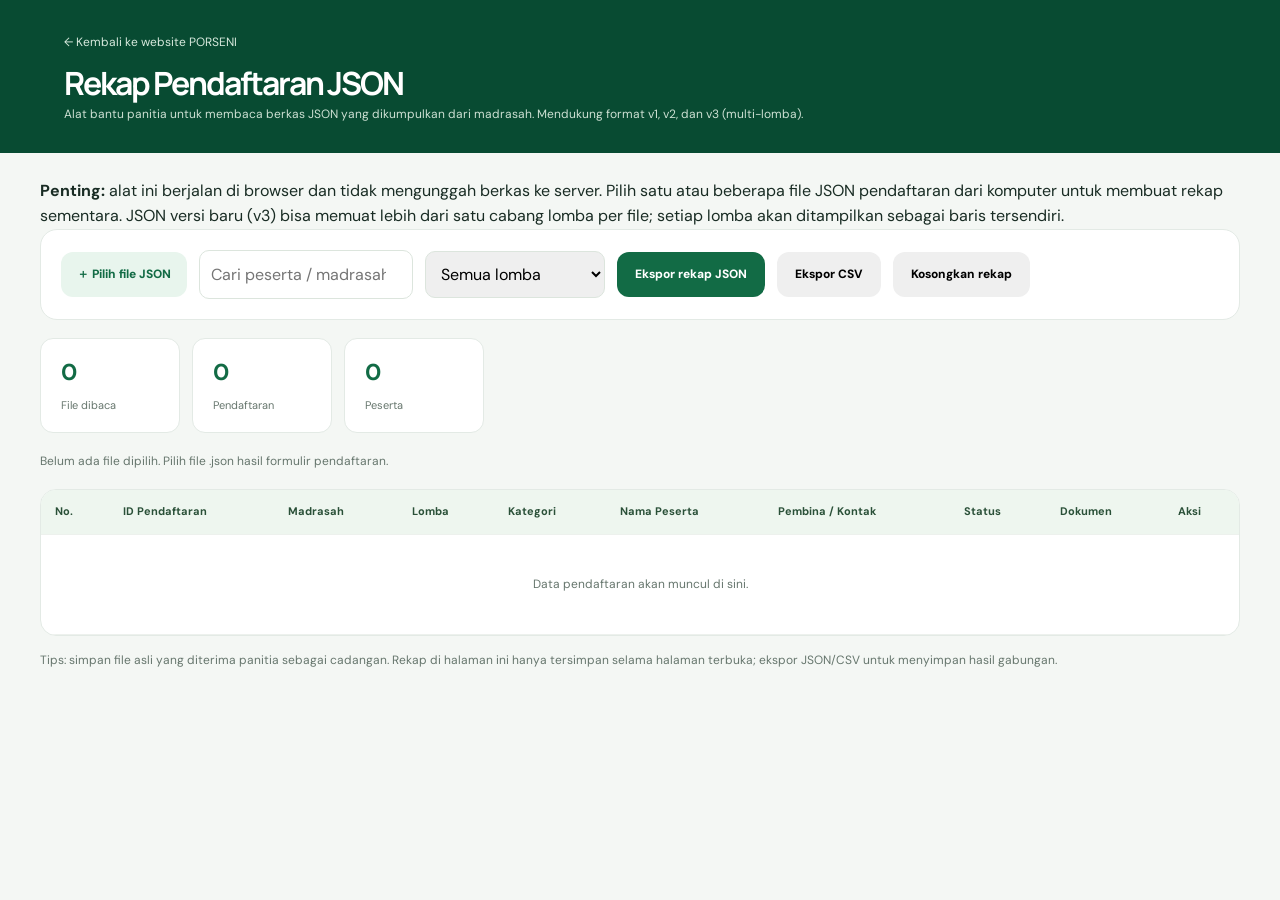
<file: rekap.html>
<!DOCTYPE html>
<html lang="id"><head><meta charset="UTF-8"><meta name="viewport" content="width=device-width, initial-scale=1"><title>Rekap JSON PORSENI MTs</title><link rel="stylesheet" href="style.css"><style>
body{background:#f4f7f4}.admin-head{background:#084b32;color:#fff;padding:28px 5%}.admin-head a{color:#d7e9dd;font-size:12px}.admin-head h1{font-size:32px;margin:12px 0 4px}.admin-head p{font-size:12px;color:#cde0d3;margin:0}.admin-wrap{width:min(1200px,94%);margin:25px auto 60px}.admin-tools{background:white;border:1px solid #e3eae5;border-radius:17px;padding:20px;display:flex;gap:12px;align-items:center;flex-wrap:wrap}.admin-tools input,.admin-tools select{padding:11px;border:1px solid #dce5dd;border-radius:10px;min-width:180px}.admin-tools .btn{font-size:12px}.table-wrap{overflow:auto;background:white;border:1px solid #e3eae5;border-radius:16px;margin-top:18px}table{border-collapse:collapse;width:100%;min-width:950px;font-size:12px}th,td{text-align:left;padding:13px 14px;border-bottom:1px solid #edf1ed;vertical-align:top}th{background:#eef6ef;color:#2a5038;font-size:11px}td small{color:#6b7b70}.badge{background:#fff1cf;color:#785b14;padding:4px 8px;border-radius:20px;font-size:10px;font-weight:bold}.summary{display:flex;gap:12px;margin:18px 0}.summary div{background:white;border:1px solid #e3eae5;border-radius:13px;padding:15px 20px;min-width:140px}.summary strong{display:block;color:#126b45;font-size:23px}.summary span{font-size:11px;color:#66766d}.hint{font-size:12px;color:#66766d;line-height:1.7;margin:14px 0}.empty{padding:40px;text-align:center;color:#66766d}.actions button{border:0;border-radius:8px;padding:7px 9px;background:#e8f5ed;color:#126b45;cursor:pointer;margin:2px}.actions .del{background:#ffebe8;color:#a33629}.file-label{display:inline-flex;align-items:center;gap:7px;border-radius:12px;padding:13px 16px;background:#e8f5ed;color:#126b45;font-size:12px;font-weight:800;cursor:pointer}.file-label input{display:none}
</style></head><body>
<header class="admin-head"><a href="index.html">← Kembali ke website PORSENI</a><h1>Rekap Pendaftaran JSON</h1><p>Alat bantu panitia untuk membaca berkas JSON yang dikumpulkan dari madrasah. Mendukung format v1, v2, dan v3 (multi-lomba).</p></header>
<main class="admin-wrap">
  <div class="notice"><b>Penting:</b> alat ini berjalan di browser dan tidak mengunggah berkas ke server. Pilih satu atau beberapa file JSON pendaftaran dari komputer untuk membuat rekap sementara. JSON versi baru (v3) bisa memuat lebih dari satu cabang lomba per file; setiap lomba akan ditampilkan sebagai baris tersendiri.</div>
  <div class="admin-tools">
    <label class="file-label">＋ Pilih file JSON <input id="fileInput" type="file" accept=".json,application/json" multiple></label>
    <input id="search" type="search" placeholder="Cari peserta / madrasah…">
    <select id="filter"><option value="">Semua lomba</option></select>
    <button id="exportAll" class="btn btn-green">Ekspor rekap JSON</button>
    <button id="exportCSV" class="btn btn-muted">Ekspor CSV</button>
    <button id="clear" class="btn btn-muted">Kosongkan rekap</button>
  </div>
  <div class="summary"><div><strong id="countFiles">0</strong><span>File dibaca</span></div><div><strong id="countRegs">0</strong><span>Pendaftaran</span></div><div><strong id="countPeople">0</strong><span>Peserta</span></div></div>
  <p id="status" class="hint">Belum ada file dipilih. Pilih file .json hasil formulir pendaftaran.</p>
  <div class="table-wrap"><table><thead><tr><th>No.</th><th>ID Pendaftaran</th><th>Madrasah</th><th>Lomba</th><th>Kategori</th><th>Nama Peserta</th><th>Pembina / Kontak</th><th>Status</th><th>Dokumen</th><th>Aksi</th></tr></thead><tbody id="rows"><tr><td colspan="10" class="empty">Data pendaftaran akan muncul di sini.</td></tr></tbody></table></div>
  <p class="hint">Tips: simpan file asli yang diterima panitia sebagai cadangan. Rekap di halaman ini hanya tersimpan selama halaman terbuka; ekspor JSON/CSV untuk menyimpan hasil gabungan.</p>
</main>
<script>
const $ = s => document.querySelector(s);
let records = [], fileNames = [];

function esc(v=""){return String(v).replace(/[&<>"']/g,c=>({"&":"&amp;","<":"&lt;",">":"&gt;",'"':"&quot;","'":"&#39;"}[c]));}
function people(r){return Array.isArray(r.peserta)?r.peserta.map(p=>p.nama).join(", "):"";}

/* ====== NORMALISASI: v1/v2 tetap 1 record, v3 dipecah per lomba ====== */
function expandRecords(data, sourceFile){
  const base = {
    id_utama: data.id_pendaftaran,
    tanggal_daftar: data.tanggal_daftar,
    madrasah: data.madrasah,
    pembina: data.pembina,
    catatan: data.catatan,
    status: data.status,
    _original: data,
    _file: sourceFile
  };
  if (data.format === "porseni-mts-registration-v3"){
    const list = Array.isArray(data.pendaftaran_lomba) ? data.pendaftaran_lomba : [];
    return list.map((entry, i) => ({
      ...base,
      id_pendaftaran: (data.id_pendaftaran || "") + "-L" + (i+1),
      lomba: entry.lomba || {},
      peserta: Array.isArray(entry.peserta) ? entry.peserta : []
    }));
  }
  return [{
    ...base,
    id_pendaftaran: data.id_pendaftaran,
    lomba: data.lomba || {},
    peserta: Array.isArray(data.peserta) ? data.peserta : []
  }];
}

function render(){
  const term = $("#search").value.toLowerCase().trim();
  const filter = $("#filter").value;
  const list = records
    .map((r,i) => ({...r, _idx:i}))
    .filter(r => !filter || r.lomba?.nama === filter)
    .filter(r => JSON.stringify([
      r.id_pendaftaran, r.madrasah?.nama, r.lomba?.nama, people(r), r.pembina?.nama
    ]).toLowerCase().includes(term));

  $("#countFiles").textContent = fileNames.length;
  $("#countRegs").textContent = records.length;
  $("#countPeople").textContent = records.reduce((n,r) => n + (r.peserta?.length || 0), 0);

  const opts = [...new Set(records.map(r => r.lomba?.nama).filter(Boolean))].sort();
  const old = $("#filter").value;
  $("#filter").innerHTML = '<option value="">Semua lomba</option>' +
    opts.map(x => `<option>${esc(x)}</option>`).join("");
  if (opts.includes(old)) $("#filter").value = old;

  $("#rows").innerHTML = list.length ? list.map((r,n) => `
    <tr>
      <td>${n+1}</td>
      <td><b>${esc(r.id_pendaftaran || "-")}</b><br><small>${esc(r.tanggal_daftar || "")}</small></td>
      <td>${esc(r.madrasah?.nama || "-")}<br><small>${esc(r.madrasah?.kabupaten_kota || "")}</small></td>
      <td>${esc(r.lomba?.nama || "-")}<br><small>${esc(r.lomba?.jenis || "")}</small></td>
      <td>${esc(r.lomba?.kategori_peserta || "-")}</td>
      <td>${(r.peserta || []).map(p => esc(p.nama) + " (" + esc(p.kelas) + ")").join("<br>")}</td>
      <td>${esc(r.pembina?.nama || "-")}<br><small>${esc(r.pembina?.whatsapp || "")}</small></td>
      <td><span class="badge">${esc(r.status || "menunggu")}</span></td>
      <td>${(r.peserta || []).some(p => p.dokumen) ? `<button data-docs="${r._idx}">Unduh dokumen</button>` : "<small>Tidak ada</small>"}</td>
      <td class="actions">
        <button data-view="${r._idx}">Lihat JSON</button>
        <button class="del" data-del="${r._idx}">Hapus</button>
      </td>
    </tr>`).join("") : '<tr><td colspan="10" class="empty">Tidak ada data yang cocok.</td></tr>';
}

$("#fileInput").addEventListener("change", async e => {
  let ok = 0, errs = [];
  for (const file of [...e.target.files]){
    try {
      const data = JSON.parse(await file.text());
      const validFormats = ["porseni-mts-registration-v1","porseni-mts-registration-v2","porseni-mts-registration-v3"];
      if (!validFormats.includes(data.format) || !data.id_pendaftaran || !data.madrasah) {
        throw new Error("format tidak dikenali");
      }
      const expanded = expandRecords(data, file.name);
      if (expanded.length === 0) throw new Error("tidak ada data lomba");

      // Cek duplikat berdasarkan id_utama + lomba
      const dups = expanded.filter(e => records.some(r => r.id_pendaftaran === e.id_pendaftaran));
      if (dups.length === expanded.length) {
        errs.push(file.name + ": ID duplikat dilewati");
        continue;
      }
      records.push(...expanded);
      fileNames.push(file.name);
      ok++;
    } catch (err) {
      errs.push(file.name + ": file JSON tidak valid atau bukan formulir PORSENI");
    }
  }
  $("#status").textContent = `Berhasil membaca ${ok} file. ${errs.length ? errs.join(" | ") : ""}`;
  render();
  e.target.value = "";
});

$("#search").addEventListener("input", render);
$("#filter").addEventListener("change", render);

$("#rows").addEventListener("click", e => {
  const v = e.target.dataset.view;
  const d = e.target.dataset.del;
  const docs = e.target.dataset.docs;

  if (docs !== undefined){
    const r = records[Number(docs)];
    let count = 0;
    for (const p of (r.peserta || [])){
      for (const key of ["foto","ijazah","kk"]){
        const f = p.dokumen?.[key];
        if (!f?.data_url) continue;
        const a = document.createElement("a");
        a.href = f.data_url;
        a.download = (String(p.nama || "peserta").replace(/[^a-z0-9_-]/gi,"_") + "_" + key + "_" +
          String(f.nama_file || "dokumen").replace(/[^a-z0-9._-]/gi,"_")).slice(0,150);
        document.body.appendChild(a); a.click(); a.remove();
        count++;
      }
    }
    if (count) alert("Permintaan unduh " + count + " dokumen dikirim ke browser. Jika banyak file, browser mungkin meminta izin unduhan berulang.");
    else alert("Dokumen tidak ditemukan di JSON ini.");
  }

  if (v !== undefined){
    const r = records[Number(v)];
    const data = r._original || r;
    const w = window.open("","_blank");
    if (w){
      w.document.write("<pre style='white-space:pre-wrap;overflow-wrap:anywhere;font:13px monospace;padding:20px'></pre>");
      w.document.querySelector("pre").textContent = JSON.stringify(data, null, 2);
      w.document.close();
    }
  }

  if (d !== undefined){
    if (confirm("Hapus data ini dari rekap sementara? File asli tidak ikut terhapus.")){
      records.splice(Number(d), 1);
      render();
    }
  }
});

function download(name, content, type){
  const blob = new Blob([content], {type});
  const url = URL.createObjectURL(blob);
  const a = document.createElement("a");
  a.href = url; a.download = name;
  document.body.append(a); a.click(); a.remove();
  setTimeout(() => URL.revokeObjectURL(url), 1000);
}

$("#exportAll").addEventListener("click", () => {
  if (!records.length){ alert("Belum ada data untuk diekspor."); return; }
  download("rekap-porseni-mts.json", JSON.stringify({
    format: "porseni-mts-rekap-v2",
    tanggal_ekspor: new Date().toISOString(),
    jumlah_file: fileNames.length,
    jumlah_pendaftaran_lomba: records.length,
    daftar_file: fileNames,
    pendaftaran_lomba: records.map(({_original,_file,...rest}) => rest)
  }, null, 2), "application/json;charset=utf-8");
});

$("#exportCSV").addEventListener("click", () => {
  if (!records.length){ alert("Belum ada data untuk diekspor."); return; }
  const cols = ["id_pendaftaran","id_utama","tanggal_daftar","madrasah","kabupaten_kota","lomba","jenis","kategori_peserta","peserta","kelas","pembina","whatsapp","status"];
  const rows = [cols, ...records.map(r => [
    r.id_pendaftaran,
    r.id_utama,
    r.tanggal_daftar,
    r.madrasah?.nama,
    r.madrasah?.kabupaten_kota,
    r.lomba?.nama,
    r.lomba?.jenis,
    r.lomba?.kategori_peserta,
    (r.peserta || []).map(p => p.nama).join("; "),
    (r.peserta || []).map(p => p.kelas).join("; "),
    r.pembina?.nama,
    r.pembina?.whatsapp,
    r.status
  ])];
  const csv = rows.map(row => row.map(v => '"' + String(v ?? "").replace(/"/g,'""') + '"').join(",")).join("\r\n");
  download("rekap-porseni-mts.csv", "\ufeff" + csv, "text/csv;charset=utf-8");
});

$("#clear").addEventListener("click", () => {
  if (confirm("Kosongkan seluruh rekap sementara? File asli tidak ikut terhapus.")){
    records = []; fileNames = [];
    $("#status").textContent = "Rekap sementara telah dikosongkan.";
    render();
  }
});
</script></body></html>
</file>
<file: style.css>
@import url('https://fonts.googleapis.com/css2?family=DM+Sans:wght@400;500;600;700&family=Manrope:wght@400;500;600;700;800&display=swap');
:root{--green:#126b45;--green-dark:#084b32;--green-soft:#e8f5ed;--gold:#f2c45d;--ink:#192c24;--muted:#66766d;--line:#e3eae5;--paper:#fff;--tint:#f5f8f5;--radius:22px;--shadow:0 14px 40px rgba(18,66,43,.08)}
*{box-sizing:border-box}html{scroll-behavior:smooth;scroll-padding-top:88px}body{margin:0;font-family:'DM Sans',Arial,sans-serif;color:var(--ink);background:#fff;line-height:1.6}a{color:inherit;text-decoration:none}button,input,select,textarea{font:inherit}.site-header{height:78px;padding:0 max(5vw,22px);display:flex;align-items:center;justify-content:space-between;background:rgba(255,255,255,.96);border-bottom:1px solid #edf1ed;position:sticky;top:0;z-index:20;backdrop-filter:blur(14px)}.brand{display:flex;align-items:center;gap:11px}.brand-mark{width:44px;height:44px;border-radius:15px;background:var(--green);display:grid;place-items:center;font-size:23px;box-shadow:0 6px 14px #126b4525}.brand b{display:block;font-family:Manrope,sans-serif;font-size:16px;letter-spacing:.2px}.brand small{display:block;color:var(--muted);font-size:10px;letter-spacing:.25px}nav{display:flex;align-items:center;gap:25px;font-size:13px;font-weight:700;color:#46564c}nav a:hover{color:var(--green)}.nav-cta{background:var(--green);color:white!important;padding:12px 16px;border-radius:12px}.menu-toggle{display:none;border:0;background:var(--green-soft);padding:9px 12px;border-radius:10px;font-size:20px}.hero{min-height:510px;padding:70px max(7vw,24px);background:radial-gradient(circle at 84% 45%,#2c855b 0,#176c48 28%,#0d5739 55%,#08462f 100%);color:#fff;display:grid;grid-template-columns:1.1fr .9fr;align-items:center;overflow:hidden;position:relative}.hero:after{content:"";position:absolute;width:450px;height:450px;border:1px solid #ffffff17;border-radius:50%;right:-130px;top:-210px}.hero-content{max-width:620px;position:relative;z-index:2}.eyebrow{display:inline-block;font-size:10px;letter-spacing:2.3px;font-weight:800;color:#d5edda;margin-bottom:14px}.eyebrow.dark{color:var(--green)}h1,h2,h3,p{margin-top:0}h1,h2,h3{font-family:Manrope,'DM Sans',sans-serif}h1{font-size:clamp(38px,5.2vw,66px);line-height:1.12;letter-spacing:-2px;margin-bottom:20px}h1 em{color:var(--gold);font-style:normal}.hero-content>p{color:#d9e9df;max-width:520px;font-size:15px;line-height:1.8}.hero-actions{display:flex;gap:12px;flex-wrap:wrap;margin-top:27px}.btn{display:inline-flex;align-items:center;justify-content:center;gap:14px;border:0;border-radius:12px;padding:13px 18px;font-weight:800;font-size:13px;cursor:pointer;transition:transform .2s,box-shadow .2s}.btn:hover{transform:translateY(-2px);box-shadow:0 8px 20px #0002}.btn-light{background:#fff;color:var(--green-dark)}.btn-outline{border:1px solid #ffffff65;color:#fff;background:#ffffff0a}.btn-green{background:var(--green);color:#fff}.hero-note{font-size:11px;color:#d6e7dc;margin-top:27px;display:flex;align-items:center;gap:9px}.live-dot{width:8px;height:8px;border-radius:50%;background:var(--gold);box-shadow:0 0 0 5px #f2c45d22}.hero-art{height:350px;position:relative;display:grid;place-items:center}.orbit{position:absolute;border:1px solid #ffffff28;border-radius:50%;transform:rotate(-25deg)}.orbit-one{width:330px;height:270px}.orbit-two{width:270px;height:350px;transform:rotate(42deg)}.trophy{width:220px;height:220px;border-radius:50%;display:grid;place-items:center;background:linear-gradient(145deg,#ffffff25,#ffffff08);border:1px solid #ffffff36;font-size:112px;filter:drop-shadow(0 20px 22px #002b1b66);animation:float 4s ease-in-out infinite}.art-tag{position:absolute;background:#fff;color:var(--green-dark);border-radius:11px;padding:9px 13px;font-size:10px;font-weight:900;letter-spacing:1px;box-shadow:var(--shadow)}.tag-one{top:42px;left:12%}.tag-two{right:0;bottom:55px;background:var(--gold)}.art-star{position:absolute;color:var(--gold);font-size:36px}.star-one{top:38px;right:20%}.star-two{bottom:38px;left:17%;font-size:23px}@keyframes float{50%{transform:translateY(-10px) rotate(2deg)}}.section-wrap{width:min(1120px,90%);margin-inline:auto}.stats{display:grid;grid-template-columns:repeat(4,1fr);background:white;border:1px solid var(--line);border-radius:18px;box-shadow:var(--shadow);margin-top:-28px;position:relative;z-index:3;padding:24px 10px}.stat{text-align:center;border-right:1px solid var(--line);display:flex;flex-direction:column;gap:3px}.stat:last-child{border:0}.stat strong{font-family:Manrope,sans-serif;color:var(--green);font-size:24px}.stat span{font-size:11px;color:var(--muted)}.section{padding:86px 0}.section-heading{display:flex;justify-content:space-between;align-items:end;gap:30px;margin-bottom:28px}.section-heading h2,.gallery-inner h2,.cta-section h2{font-size:clamp(25px,3vw,36px);line-height:1.25;letter-spacing:-1px;margin-bottom:0}.section-heading>p{max-width:390px;color:var(--muted);font-size:13px;margin-bottom:2px}.feature-grid{display:grid;grid-template-columns:repeat(3,1fr);gap:18px}.feature-card{border:1px solid var(--line);border-radius:var(--radius);padding:26px;background:white;transition:.2s}.feature-card:hover{transform:translateY(-4px);box-shadow:var(--shadow)}.feature-icon{display:grid;place-items:center;width:48px;height:48px;border-radius:15px;font-size:23px;margin-bottom:18px}.feature-icon.green{background:#e3f4e9}.feature-icon.gold{background:#fff3d6}.feature-icon.purple{background:#f0e8ff}.feature-card h3{font-size:17px;margin-bottom:8px}.feature-card p{font-size:13px;color:var(--muted);margin-bottom:0}.tint{background:var(--tint)}.info-grid{display:grid;grid-template-columns:repeat(3,1fr);gap:16px}.info-card{padding:22px;border:1px solid var(--line);border-radius:18px;background:#fff}.info-date{font-size:10px;color:var(--green);font-weight:800;letter-spacing:.8px}.info-card h3{font-size:16px;margin:10px 0}.info-card p{font-size:12px;color:var(--muted);margin:0}.text-link{font-size:12px;color:var(--green);font-weight:800}.filter-row{display:flex;gap:12px;margin-bottom:22px}.filter-row input,.filter-row select{border:1px solid var(--line);background:white;border-radius:12px;padding:12px 14px;outline:none;color:var(--ink)}.filter-row input{flex:1;min-width:0}.filter-row input:focus,.filter-row select:focus{border-color:var(--green);box-shadow:0 0 0 3px #126b4515}.competition-grid{display:grid;grid-template-columns:repeat(3,1fr);gap:17px}.competition-card{border:1px solid var(--line);border-radius:19px;padding:21px;background:#fff;display:flex;flex-direction:column;min-height:225px;transition:.2s}.competition-card:hover{transform:translateY(-3px);box-shadow:var(--shadow)}.comp-top{display:flex;align-items:center;justify-content:space-between;gap:10px}.comp-icon{height:47px;width:47px;display:grid;place-items:center;background:var(--green-soft);border-radius:14px;font-size:23px}.pill{font-size:10px;font-weight:800;color:var(--green);background:var(--green-soft);padding:5px 9px;border-radius:30px}.competition-card h3{font-size:16px;margin:16px 0 6px}.competition-card p{font-size:12px;color:var(--muted);margin-bottom:14px;flex:1}.comp-meta{display:flex;gap:8px;flex-wrap:wrap;font-size:10px;color:#65766b}.comp-register{display:block;text-align:center;background:#f3f7f3;color:var(--green);font-weight:800;font-size:11px;padding:10px;border-radius:10px;margin-top:16px}.small-note{font-size:11px;color:var(--muted);margin-top:17px}.gallery-section{background:var(--green-dark);color:white;padding:75px 0;overflow:hidden}.gallery-inner{display:grid;grid-template-columns:.8fr 1.2fr;align-items:center;gap:50px}.gallery-inner>div:first-child>p{font-size:13px;color:#c7ddce;margin-top:15px;max-width:360px}.gallery-tiles{height:245px;display:grid;grid-template-columns:1fr 1fr 1fr;gap:12px;align-items:center}.gallery-tile{height:190px;border-radius:19px;display:flex;flex-direction:column;justify-content:center;align-items:center;gap:12px;font-size:48px;box-shadow:inset 0 0 0 1px #ffffff20}.gallery-tile span{font-size:11px;font-weight:800;letter-spacing:.6px}.tile-a{background:linear-gradient(150deg,#2b9462,#176341);transform:translateY(-13px)}.tile-b{background:linear-gradient(150deg,#d2a33f,#9d7220);height:220px}.tile-c{background:linear-gradient(150deg,#4778a0,#294e75);transform:translateY(13px)}.cta-section{padding:42px 0;display:flex;align-items:center;justify-content:space-between;gap:24px}.cta-section h2{font-size:25px}.cta-section p{color:var(--muted);font-size:12px;margin:10px 0 0}.site-footer{background:#f4f7f4;border-top:1px solid var(--line);padding:24px max(5vw,22px);display:flex;justify-content:space-between;align-items:center;gap:18px}.site-footer>p{font-size:10px;color:var(--muted);margin:0;text-align:right}.footer-brand .brand-mark{width:37px;height:37px;font-size:18px}.footer-brand b{font-size:13px}.footer-brand small{font-size:9px}.empty-state{grid-column:1/-1;border:1px dashed #cdd9cf;padding:28px;text-align:center;color:var(--muted);border-radius:15px;font-size:13px}.hidden{display:none!important}
@media(max-width:850px){.site-header{padding-inline:5%;height:70px}.menu-toggle{display:block}nav{display:none;position:absolute;left:0;right:0;top:69px;background:white;padding:16px 5% 22px;box-shadow:0 15px 20px #173e2914;flex-direction:column;align-items:stretch;gap:0;border-bottom:1px solid var(--line)}nav.open{display:flex}nav a{padding:12px 5px}.nav-cta{text-align:center;margin-top:8px}.hero{grid-template-columns:1fr;padding:58px 7% 25px}.hero-art{height:250px;max-width:440px;width:100%;margin:auto}.trophy{width:170px;height:170px;font-size:84px}.orbit-one{width:270px;height:210px}.orbit-two{width:220px;height:290px}.tag-one{left:7%;top:22px}.tag-two{right:3%;bottom:25px}.stats{width:90%;grid-template-columns:repeat(2,1fr);gap:18px;padding:20px 8px}.stat:nth-child(2){border:0}.stat:nth-child(3),.stat:nth-child(4){padding-top:12px;border-top:1px solid var(--line)}.section{padding:62px 0}.section-heading{align-items:start;flex-direction:column;gap:12px}.feature-grid,.info-grid,.competition-grid{grid-template-columns:repeat(2,1fr)}.gallery-inner{grid-template-columns:1fr;gap:25px}.gallery-tiles{max-width:550px;width:100%;margin:auto}.cta-section{align-items:flex-start;flex-direction:column}.site-footer{align-items:flex-start;flex-direction:column}.site-footer>p{text-align:left}}
@media(max-width:520px){h1{font-size:43px}.hero-content>p{font-size:13px}.hero-art{height:225px}.feature-grid,.info-grid,.competition-grid{grid-template-columns:1fr}.feature-card{padding:22px}.section-heading h2{font-size:28px}.filter-row{flex-direction:column}.filter-row select{width:100%}.gallery-tiles{gap:8px;height:200px}.gallery-tile{height:155px;font-size:38px}.tile-b{height:185px}.gallery-tile span{font-size:9px}.cta-section h2{font-size:24px}.stats{margin-top:-18px}.stat strong{font-size:21px}}
</file>
